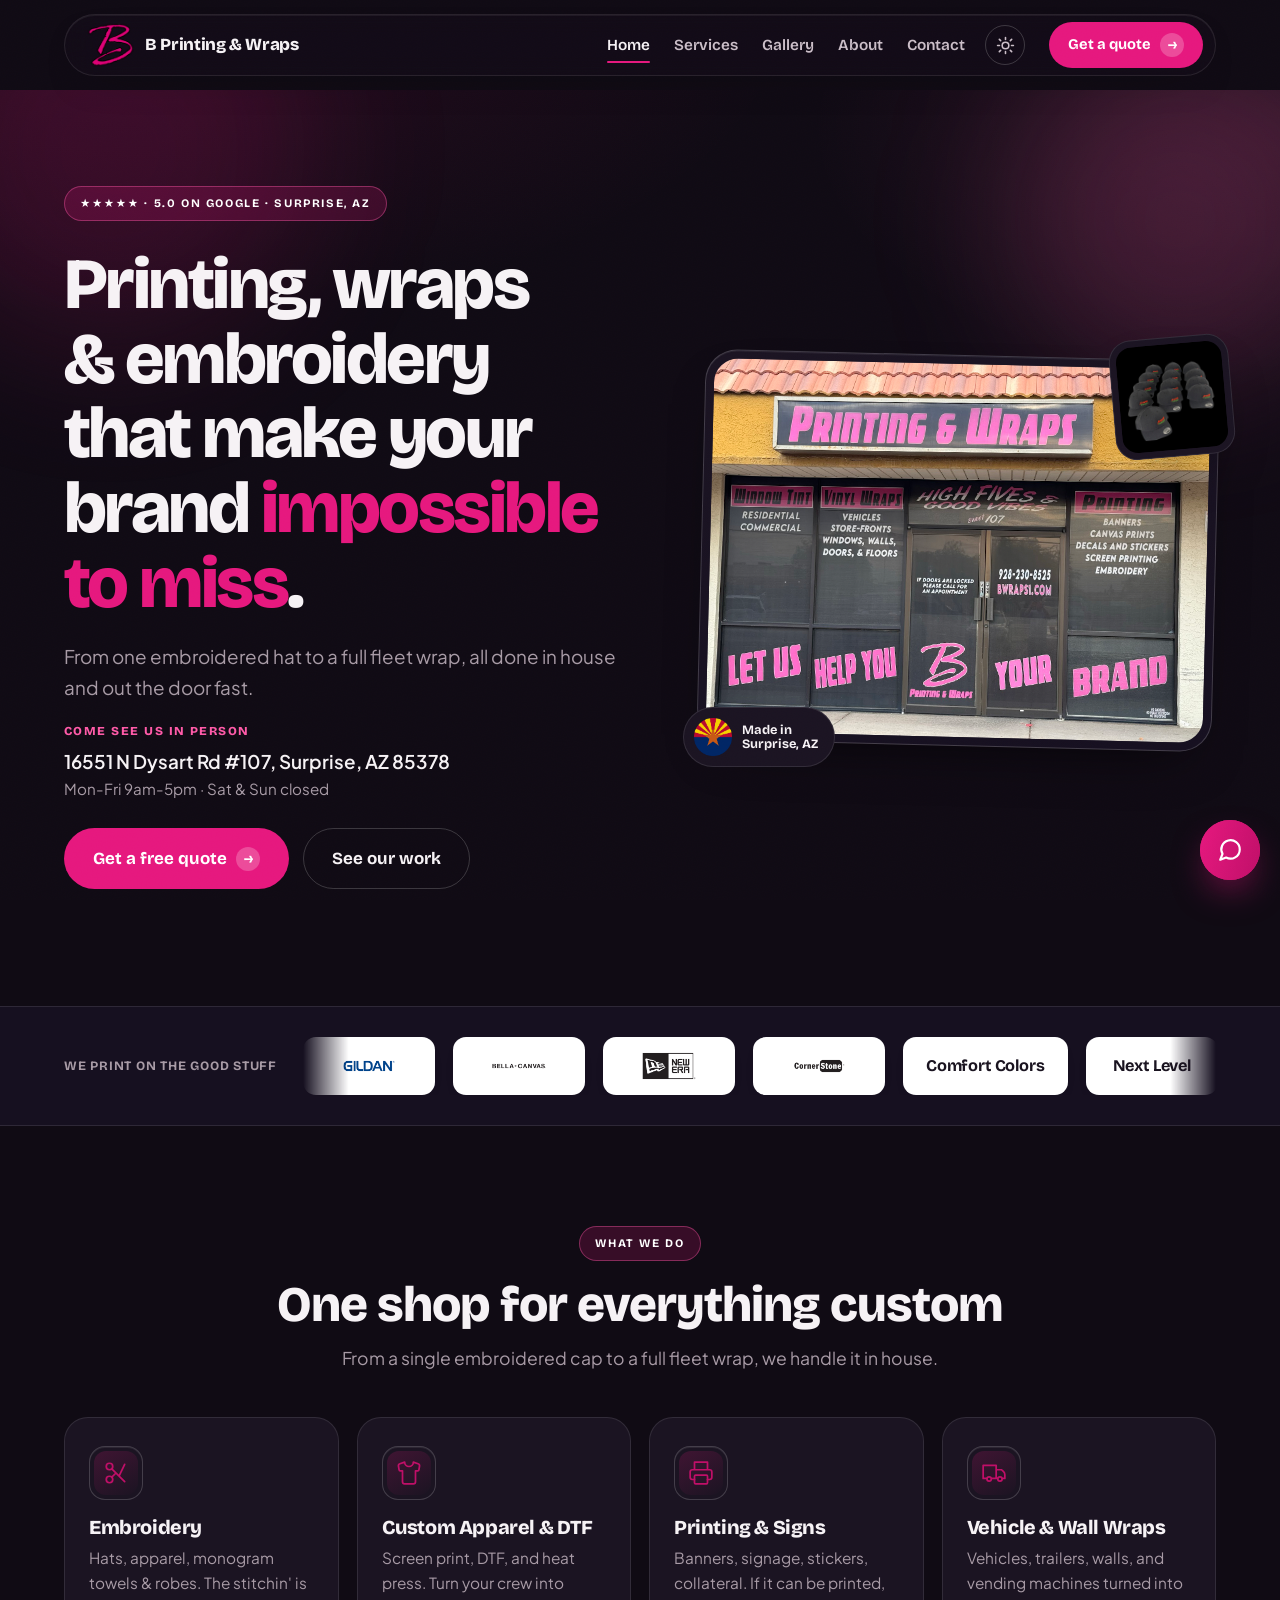
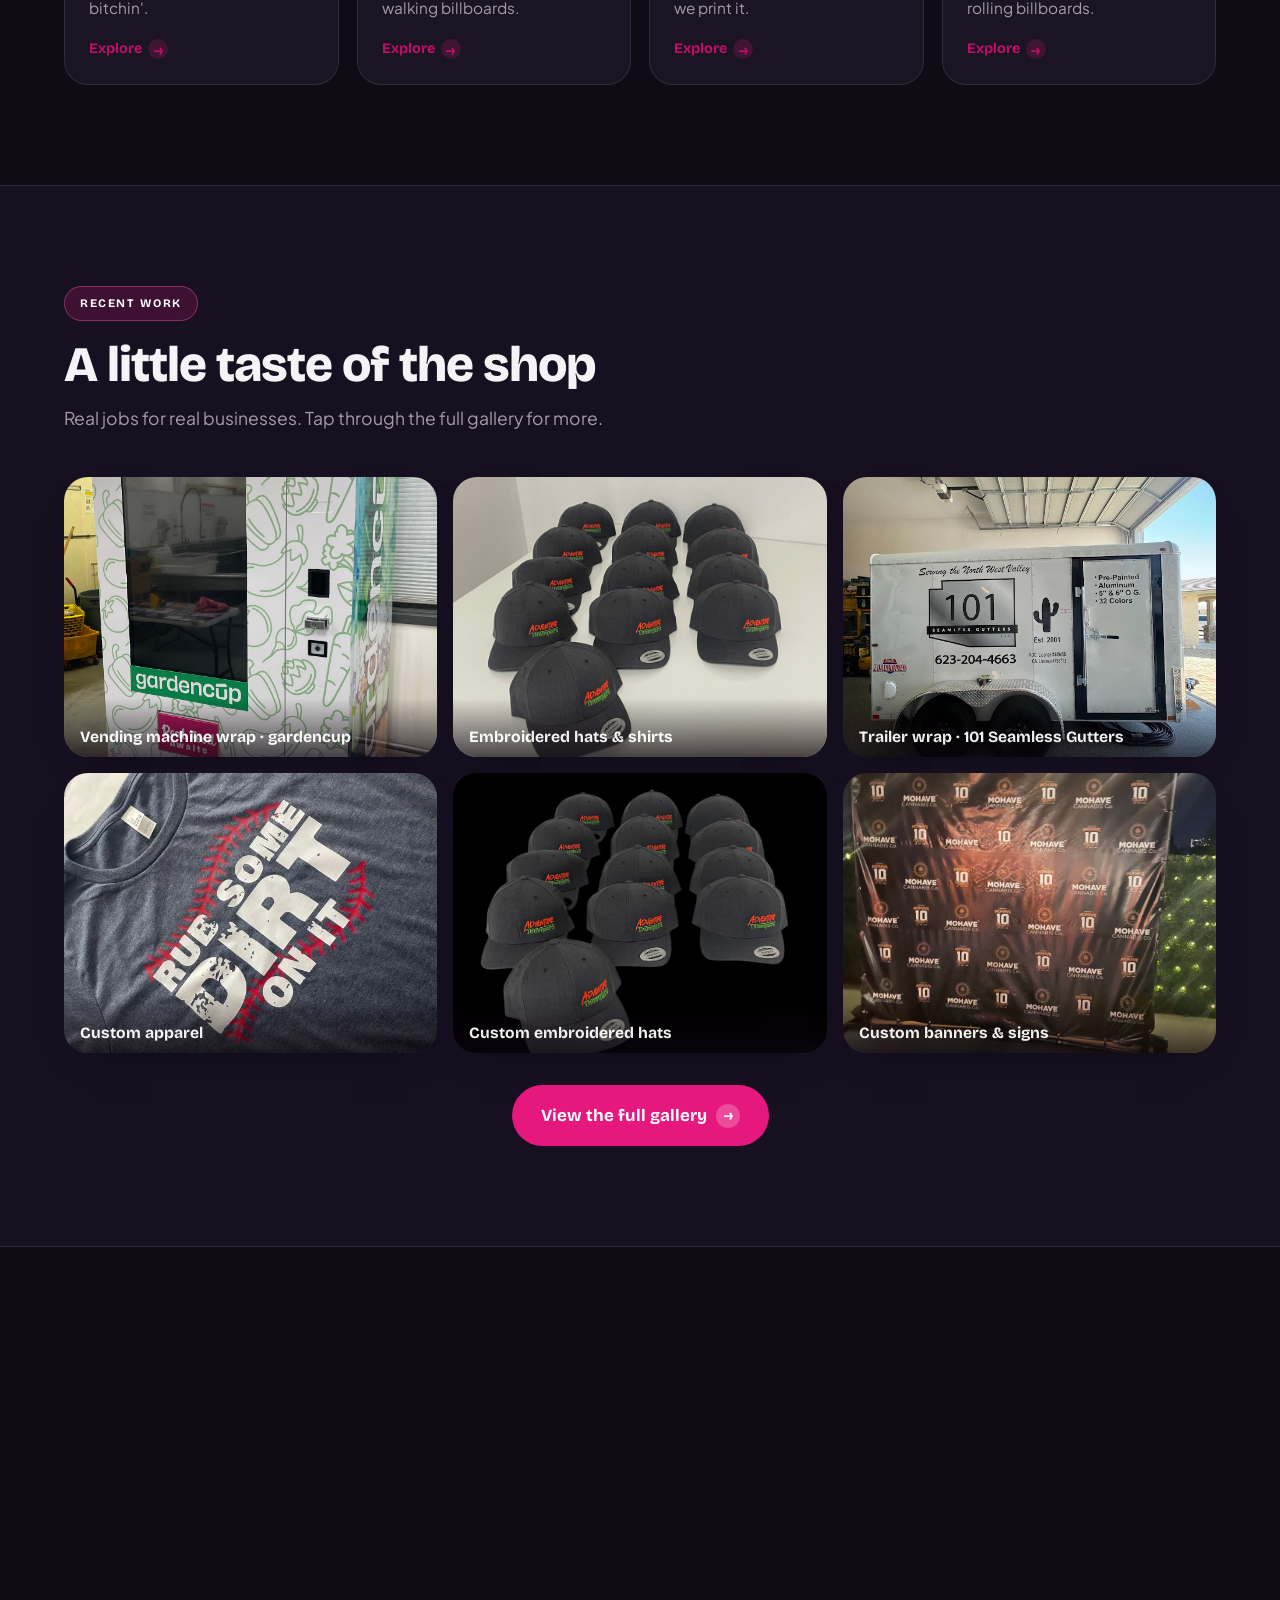
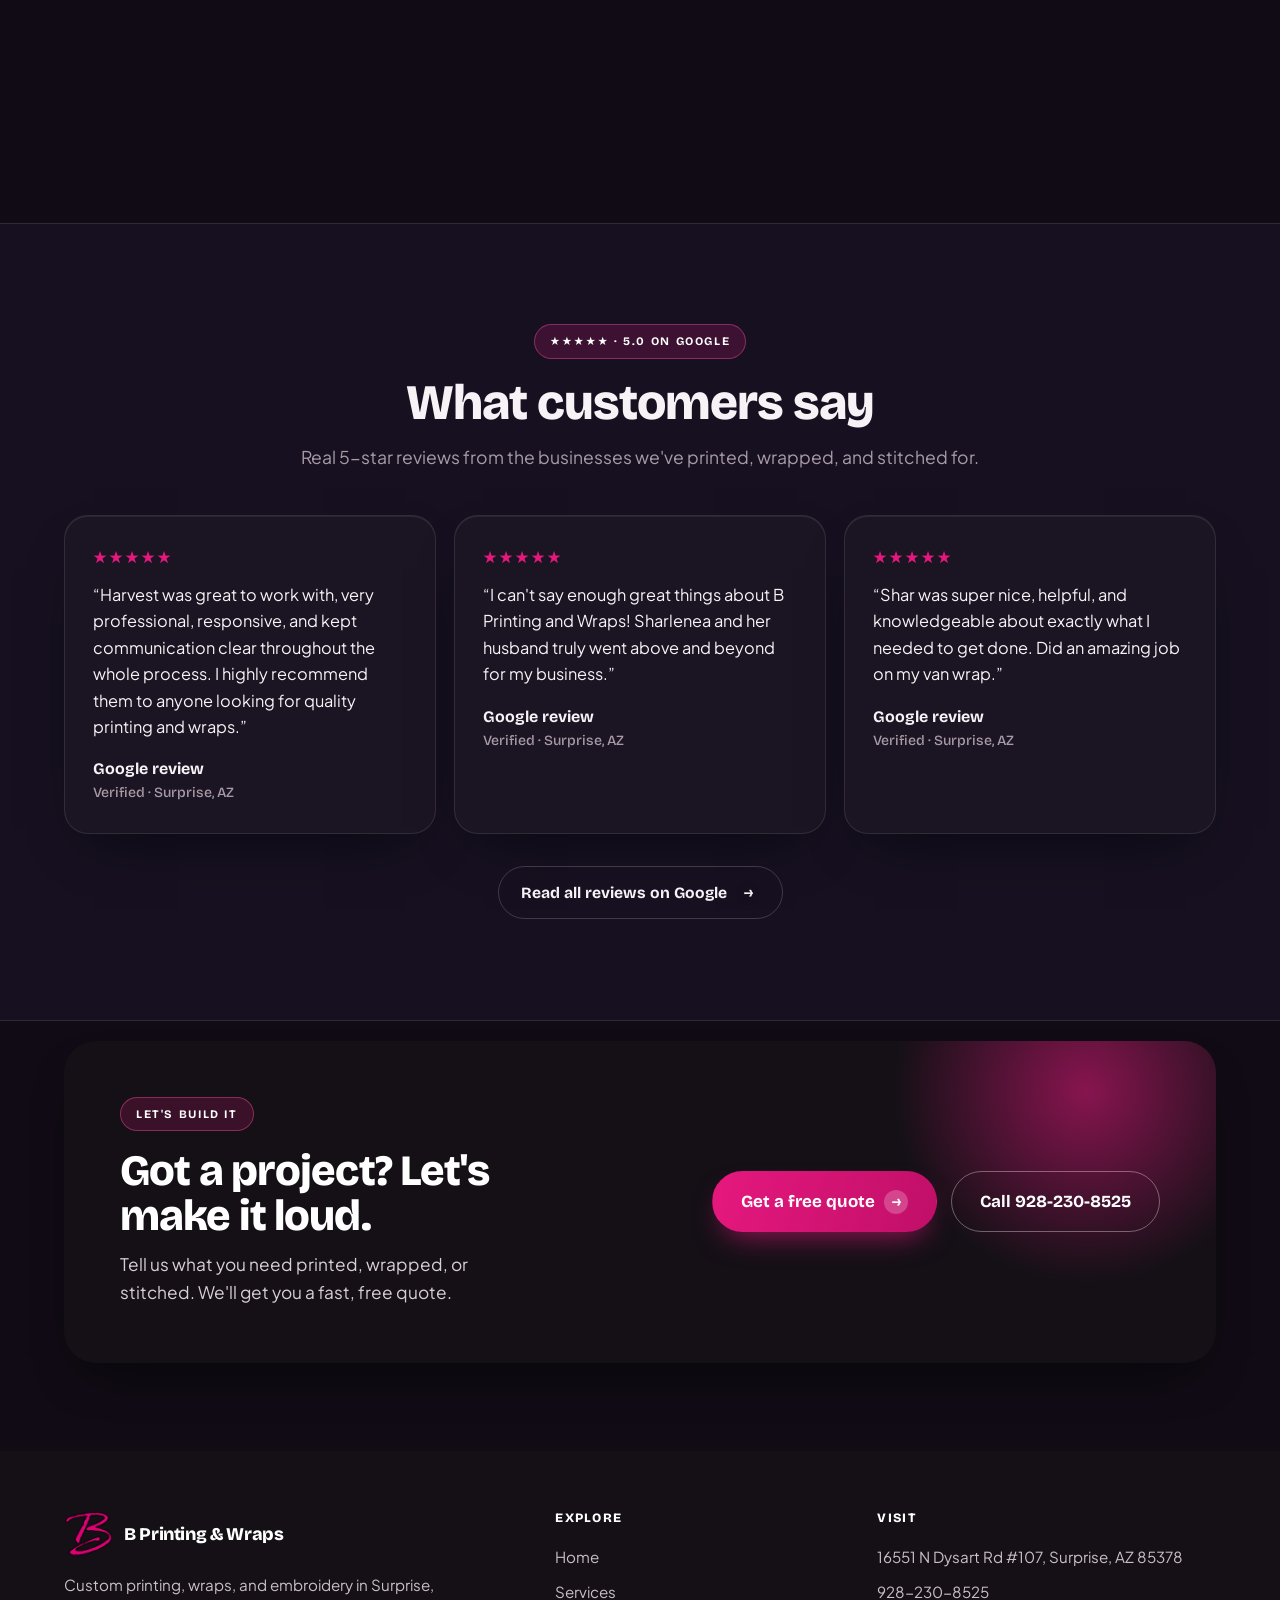
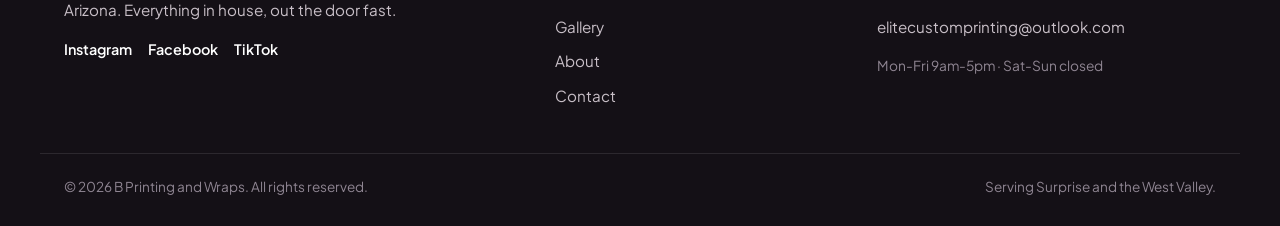
<file: index.html>
<!doctype html><html lang="en"><head>
<meta charset="utf-8"><meta name="viewport" content="width=device-width,initial-scale=1">
<title>B Printing and Wraps | Surprise's custom print, wrap & embroidery shop</title><meta name="description" content="Custom printing, wraps, and embroidery in Surprise, Arizona. Get a fast, free quote from the shop that does it all.">
<link rel="canonical" href="https://bwraps1.com/index.html">
<meta name="robots" content="index,follow">
<meta property="og:title" content="B Printing and Wraps | Surprise's custom print, wrap & embroidery shop"><meta property="og:description" content="Custom printing, wraps, and embroidery in Surprise, Arizona. Get a fast, free quote from the shop that does it all.">
<meta property="og:type" content="website"><meta property="og:url" content="https://bwraps1.com/index.html">
<meta property="og:site_name" content="B Printing and Wraps"><meta property="og:image" content="https://bwraps1.com/assets/storefront.jpg">
<meta property="og:locale" content="en_US"><meta name="theme-color" content="#e6187e">
<meta name="twitter:card" content="summary_large_image">
<meta name="twitter:title" content="B Printing and Wraps | Surprise's custom print, wrap & embroidery shop"><meta name="twitter:description" content="Custom printing, wraps, and embroidery in Surprise, Arizona. Get a fast, free quote from the shop that does it all.">
<meta name="twitter:image" content="https://bwraps1.com/assets/storefront.jpg">
<link rel="icon" href="assets/logo-az.png">
<link rel="preconnect" href="https://fonts.googleapis.com">
<link rel="preconnect" href="https://fonts.gstatic.com" crossorigin>
<link href="https://fonts.googleapis.com/css2?family=Bricolage+Grotesque:opsz,wght@12..96,600;12..96,700;12..96,800&family=Plus+Jakarta+Sans:wght@400;500;600;700&display=swap" rel="stylesheet">
<link rel="stylesheet" href="styles.css?v=27">
<script type="application/ld+json">{"@context":"https://schema.org","@type":["LocalBusiness","Store"],"@id":"https://bwraps1.com/#business","name":"B Printing and Wraps","description":"Custom printing, wraps, and embroidery in Surprise, Arizona.","image":"https://bwraps1.com/assets/storefront.jpg","logo":"https://bwraps1.com/assets/logo-mark.png","url":"https://bwraps1.com/","telephone":"+19282308525","email":"elitecustomprinting@outlook.com","priceRange":"$$","address":{"@type":"PostalAddress","streetAddress":"16551 N Dysart Rd #107","addressLocality":"Surprise","addressRegion":"AZ","postalCode":"85378","addressCountry":"US"},"areaServed":{"@type":"City","name":"Surprise"},"hasMap":"https://maps.app.goo.gl/eGQwKDuvYefatZDTA","openingHoursSpecification":[{"@type":"OpeningHoursSpecification","dayOfWeek":["Monday","Tuesday","Wednesday","Thursday","Friday"],"opens":"09:00","closes":"17:00"}],"sameAs":["https://www.instagram.com/bprinting_/","https://www.facebook.com/bprintingandwraps","https://www.tiktok.com/@luckstitch"],"aggregateRating":{"@type":"AggregateRating","ratingValue":"5.0","reviewCount":"50"}}</script>
<script>(function(){try{var t=localStorage.getItem("theme")||"dark";document.documentElement.setAttribute("data-theme",t);}catch(e){}})();</script>
</head><body class="home">
<a class="skip" href="#main">Skip to content</a><div class="nav-shell"><header class="nav"><div class="nav-in">
  <a class="brand " href="index.html" aria-label="B Printing and Wraps home"><img src="assets/logo-mark.png" alt="" width="863" height="810"><span class="brand-name">B&nbsp;Printing&nbsp;&amp;&nbsp;Wraps</span></a>
  <nav class="nav-links"><a href="index.html" class="active">Home</a><a href="services.html">Services</a><a href="gallery.html">Gallery</a><a href="about.html">About</a><a href="contact.html">Contact</a></nav>
  <button class="theme-toggle" type="button" aria-label="Toggle dark mode" title="Toggle theme"><svg class="sun" viewBox="0 0 24 24" aria-hidden="true"><circle cx="12" cy="12" r="4.2"/><path d="M12 2v2.4M12 19.6V22M4.2 4.2l1.7 1.7M18.1 18.1l1.7 1.7M2 12h2.4M19.6 12H22M4.2 19.8l1.7-1.7M18.1 5.9l1.7-1.7"/></svg><svg class="moon" viewBox="0 0 24 24" aria-hidden="true"><path d="M20 14.5A8 8 0 1 1 9.5 4a6.5 6.5 0 0 0 10.5 10.5Z"/></svg></button>
  <a class="btn btn-primary btn-sm nav-cta cta-anim" href="contact.html">Get a quote<span class="btn-ic">&rarr;</span></a>
  <button class="burger" aria-label="Menu" aria-expanded="false"><span></span><span></span><span></span></button>
</div></header></div>
<div class="mobile-menu" id="mobile-menu"><a href="index.html">Home</a><a href="services.html">Services</a><a href="gallery.html">Gallery</a><a href="about.html">About</a><a href="contact.html">Contact</a><a class="btn btn-primary cta-anim" href="contact.html">Get a quote<span class="btn-ic">&rarr;</span></a></div>
<main id="main">
<section class="hero"><div class="wrap hero-in">
  <div class="hero-copy reveal">
    <span class="eyebrow">★★★★★ · 5.0 on Google · Surprise, AZ</span>
    <h1>Printing, wraps &amp; embroidery that make your brand <span class="hl" style="white-space:normal">impossible to miss</span>.</h1>
    <p>From one embroidered hat to a full fleet wrap, all done in house and out the door fast.</p>
    <p class="hero-visit"><strong>Come see us in person</strong>
      <a href="https://maps.app.goo.gl/eGQwKDuvYefatZDTA" target="_blank" rel="noopener">16551 N Dysart Rd #107, Surprise, AZ 85378</a>
      <span>Mon-Fri 9am-5pm &middot; Sat &amp; Sun closed</span></p>
    <div class="hero-btns"><a class="btn btn-primary btn-lg cta-anim" href="contact.html">Get a free quote<span class="btn-ic">&rarr;</span></a>
    <a class="btn btn-ghost btn-lg" href="gallery.html">See our work</a></div>
  </div>
  <div class="hero-art reveal d1">
    <div class="hero-frame"><img src="assets/storefront.jpg" alt="B Printing and Wraps storefront in Surprise, Arizona" width="1600" height="1200"></div>
    <div class="hero-badge float-a"><img src="assets/logo-az.png" alt="" width="80" height="80"><span>Made in<br>Surprise, AZ</span></div>
    <figure class="hero-chip float-b"><img src="assets/emb-hats-black.png" alt="Custom embroidered hats" loading="lazy"></figure>
  </div>
</div></section>

<section class="brands"><div class="wrap brands-in">
  <span class="brands-label">We print on the good stuff</span>
  <div class="brands-marquee"><div class="brands-track"><span class="brand-chip"><img src="assets/brand-gildan.png" alt="Gildan" loading="lazy"></span><span class="brand-chip"><img src="assets/brand-bellacanvas.png" alt="Bella+Canvas" loading="lazy"></span><span class="brand-chip"><img src="assets/brand-newera.png" alt="New Era" loading="lazy"></span><span class="brand-chip"><img src="assets/brand-cornerstone.png" alt="CornerStone" loading="lazy"></span><span class="brand-chip brand-chip-txt">Comfort Colors</span><span class="brand-chip brand-chip-txt">Next Level</span><span class="brand-chip brand-chip-txt">Champion</span><span class="brand-chip brand-chip-txt">Carhartt</span><span class="brand-chip brand-chip-txt">Richardson</span><span class="brand-chip brand-chip-txt">Sport-Tek</span><span class="brand-chip brand-chip-txt">Port & Company</span><span class="brand-chip brand-chip-txt">Yupoong</span><span class="brand-chip"><img src="assets/brand-gildan.png" alt="Gildan" loading="lazy"></span><span class="brand-chip"><img src="assets/brand-bellacanvas.png" alt="Bella+Canvas" loading="lazy"></span><span class="brand-chip"><img src="assets/brand-newera.png" alt="New Era" loading="lazy"></span><span class="brand-chip"><img src="assets/brand-cornerstone.png" alt="CornerStone" loading="lazy"></span><span class="brand-chip brand-chip-txt">Comfort Colors</span><span class="brand-chip brand-chip-txt">Next Level</span><span class="brand-chip brand-chip-txt">Champion</span><span class="brand-chip brand-chip-txt">Carhartt</span><span class="brand-chip brand-chip-txt">Richardson</span><span class="brand-chip brand-chip-txt">Sport-Tek</span><span class="brand-chip brand-chip-txt">Port & Company</span><span class="brand-chip brand-chip-txt">Yupoong</span></div></div>
</div></section>

<section class="section"><div class="wrap">
  <div class="sec-head center reveal"><span class="eyebrow">What we do</span>
    <h2>One shop for everything custom</h2>
    <p>From a single embroidered cap to a full fleet wrap, we handle it in house.</p></div>
  <div class="svc-grid stagger reveal"><a class="svc" href="services.html#embroidery">
        <span class="ic-badge"><svg class="ic-svg" viewBox="0 0 24 24" fill="none" stroke="currentColor" stroke-width="1.6" stroke-linecap="round" stroke-linejoin="round" aria-hidden="true"><circle cx="6" cy="6" r="3"/><circle cx="6" cy="18" r="3"/><path d="M8.12 8.12 20 20M14.8 14.8 20 4M8.12 15.88 12 12"/></svg></span><h3>Embroidery</h3><p>Hats, apparel, monogram towels & robes. The stitchin' is bitchin'.</p>
        <span class="svc-more">Explore<span class="btn-ic">&rarr;</span></span></a><a class="svc" href="services.html#apparel">
        <span class="ic-badge"><svg class="ic-svg" viewBox="0 0 24 24" fill="none" stroke="currentColor" stroke-width="1.6" stroke-linecap="round" stroke-linejoin="round" aria-hidden="true"><path d="M20.38 3.46 16 2a4 4 0 0 1-8 0L3.62 3.46a2 2 0 0 0-1.34 2.23l.58 3.47a1 1 0 0 0 .99.84H6v10a2 2 0 0 0 2 2h8a2 2 0 0 0 2-2V10h2.15a1 1 0 0 0 .99-.84l.58-3.47a2 2 0 0 0-1.34-2.23z"/></svg></span><h3>Custom Apparel & DTF</h3><p>Screen print, DTF, and heat press. Turn your crew into walking billboards.</p>
        <span class="svc-more">Explore<span class="btn-ic">&rarr;</span></span></a><a class="svc" href="services.html#printing">
        <span class="ic-badge"><svg class="ic-svg" viewBox="0 0 24 24" fill="none" stroke="currentColor" stroke-width="1.6" stroke-linecap="round" stroke-linejoin="round" aria-hidden="true"><path d="M6 9V2h12v7M6 18H4a2 2 0 0 1-2-2v-5a2 2 0 0 1 2-2h16a2 2 0 0 1 2 2v5a2 2 0 0 1-2 2h-2"/><rect x="6" y="14" width="12" height="8" rx="1"/></svg></span><h3>Printing & Signs</h3><p>Banners, signage, stickers, collateral. If it can be printed, we print it.</p>
        <span class="svc-more">Explore<span class="btn-ic">&rarr;</span></span></a><a class="svc" href="services.html#wraps">
        <span class="ic-badge"><svg class="ic-svg" viewBox="0 0 24 24" fill="none" stroke="currentColor" stroke-width="1.6" stroke-linecap="round" stroke-linejoin="round" aria-hidden="true"><path d="M10 17h4V5H2v12h3M20 17h2v-3.34a4 4 0 0 0-1.17-2.83L19 9h-5v8h1"/><circle cx="7.5" cy="17.5" r="2"/><circle cx="17.5" cy="17.5" r="2"/></svg></span><h3>Vehicle & Wall Wraps</h3><p>Vehicles, trailers, walls, and vending machines turned into rolling billboards.</p>
        <span class="svc-more">Explore<span class="btn-ic">&rarr;</span></span></a></div>
</div></section>

<section class="section band"><div class="wrap">
  <div class="sec-head reveal"><span class="eyebrow">Recent work</span><h2>A little taste of the shop</h2>
    <p>Real jobs for real businesses. Tap through the full gallery for more.</p></div>
  <div class="gal-grid gal-teaser stagger reveal"><figure class="tile" data-cat="wraps">
      <img src="assets/wrap-gardencup.jpg" alt="Vending machine wrap · gardencup" loading="lazy">
      <figcaption>Vending machine wrap · gardencup</figcaption></figure><figure class="tile" data-cat="embroidery">
      <img src="assets/emb-hats-shirts.jpg" alt="Embroidered hats & shirts" loading="lazy">
      <figcaption>Embroidered hats & shirts</figcaption></figure><figure class="tile" data-cat="wraps">
      <img src="assets/wrap-trailer-101.jpg" alt="Trailer wrap · 101 Seamless Gutters" loading="lazy">
      <figcaption>Trailer wrap · 101 Seamless Gutters</figcaption></figure><figure class="tile" data-cat="apparel">
      <img src="assets/apparel-custom.png" alt="Custom apparel" loading="lazy">
      <figcaption>Custom apparel</figcaption></figure><figure class="tile" data-cat="embroidery">
      <img src="assets/emb-hats-black.png" alt="Custom embroidered hats" loading="lazy">
      <figcaption>Custom embroidered hats</figcaption></figure><figure class="tile" data-cat="printing">
      <img src="assets/signs-banners.png" alt="Custom banners & signs" loading="lazy">
      <figcaption>Custom banners & signs</figcaption></figure></div>
  <div class="center"><a class="btn btn-dark btn-lg" href="gallery.html">View the full gallery<span class="btn-ic">&rarr;</span></a></div>
</div></section>

<section class="section"><div class="wrap">
  <div class="sec-head center reveal"><span class="eyebrow">Why Choose Us</span><h2>Small shop, big-league output</h2></div>
  <div class="feat-grid stagger reveal">
    <div class="feat"><span class="ic-badge"><svg class="ic-svg" viewBox="0 0 24 24" fill="none" stroke="currentColor" stroke-width="1.6" stroke-linecap="round" stroke-linejoin="round" aria-hidden="true"><path d="M20 10c0 6-8 12-8 12s-8-6-8-12a8 8 0 0 1 16 0z"/><circle cx="12" cy="10" r="2.5"/></svg></span><h3>Right here in Surprise</h3><p>A real shop you can walk into, not an online middleman.</p></div><div class="feat"><span class="ic-badge"><svg class="ic-svg" viewBox="0 0 24 24" fill="none" stroke="currentColor" stroke-width="1.6" stroke-linecap="round" stroke-linejoin="round" aria-hidden="true"><path d="M13 2 3 14h7l-1 8 10-12h-7l1-8z"/></svg></span><h3>Fast turnarounds</h3><p>We move quick so you hit your event, launch, or deadline.</p></div><div class="feat"><span class="ic-badge"><svg class="ic-svg" viewBox="0 0 24 24" fill="none" stroke="currentColor" stroke-width="1.6" stroke-linecap="round" stroke-linejoin="round" aria-hidden="true"><path d="M12 22a10 10 0 1 1 0-20 10 10 0 0 1 10 10 3 3 0 0 1-3 3h-1.5a1.5 1.5 0 0 0-1.5 1.5V19a3 3 0 0 1-3 3z"/><circle cx="7.5" cy="10.5" r="1"/><circle cx="12" cy="7.5" r="1"/><circle cx="16.5" cy="10.5" r="1"/></svg></span><h3>Everything in house</h3><p>Print, wrap, and stitch under one roof, so your branding stays consistent.</p></div><div class="feat"><span class="ic-badge"><svg class="ic-svg" viewBox="0 0 24 24" fill="none" stroke="currentColor" stroke-width="1.6" stroke-linecap="round" stroke-linejoin="round" aria-hidden="true"><path d="M20.8 5.6a5.5 5.5 0 0 0-7.8 0L12 6.5l-1-1a5.5 5.5 0 0 0-7.8 7.8l1 1L12 21l7.8-7.8 1-1a5.5 5.5 0 0 0 0-7.6z"/></svg></span><h3>Small-batch friendly</h3><p>One hat or a thousand shirts, we treat every order like it matters.</p></div>
  </div>
</div></section>

<section class="section band"><div class="wrap">
  <div class="sec-head center reveal"><span class="eyebrow">★★★★★ · 5.0 on Google</span><h2>What customers say</h2>
    <p>Real 5-star reviews from the businesses we've printed, wrapped, and stitched for.</p></div>
  <div class="tst-grid stagger reveal"><blockquote class="tst"><div class="tst-stars">★★★★★</div><p>&ldquo;Harvest was great to work with, very professional, responsive, and kept communication clear throughout the whole process. I highly recommend them to anyone looking for quality printing and wraps.&rdquo;</p><cite>Google review<span>Verified · Surprise, AZ</span></cite></blockquote><blockquote class="tst"><div class="tst-stars">★★★★★</div><p>&ldquo;I can't say enough great things about B Printing and Wraps! Sharlenea and her husband truly went above and beyond for my business.&rdquo;</p><cite>Google review<span>Verified · Surprise, AZ</span></cite></blockquote><blockquote class="tst"><div class="tst-stars">★★★★★</div><p>&ldquo;Shar was super nice, helpful, and knowledgeable about exactly what I needed to get done. Did an amazing job on my van wrap.&rdquo;</p><cite>Google review<span>Verified · Surprise, AZ</span></cite></blockquote></div>
  <div class="center" style="margin-top:32px"><a class="btn btn-ghost" href="https://maps.app.goo.gl/v1bZDkvdZy5mf69Z6" target="_blank" rel="noopener">Read all reviews on Google<span class="btn-ic">&rarr;</span></a></div>
</div></section>
</main>
<section class="cta-band"><div class="wrap"><div class="cta-card reveal">
  <div class="cta-copy">
    <span class="eyebrow eyebrow-light">Let's build it</span>
    <h2>Got a project? Let's make it loud.</h2>
    <p>Tell us what you need printed, wrapped, or stitched. We'll get you a fast, free quote.</p>
  </div>
  <div class="cta-btns"><a class="btn btn-glow btn-lg cta-anim" href="contact.html">Get a free quote<span class="btn-ic">&rarr;</span></a>
  <a class="btn btn-ghost-light btn-lg" href="tel:+19282308525">Call 928-230-8525</a></div>
</div></div></section><footer><div class="wrap foot-grid">
  <div class="foot-brand">
    <a class="brand brand-foot" href="index.html" aria-label="B Printing and Wraps home"><img src="assets/logo-mark.png" alt="" width="863" height="810"><span class="brand-name">B&nbsp;Printing&nbsp;&amp;&nbsp;Wraps</span></a>
    <p>Custom printing, wraps, and embroidery in Surprise, Arizona. Everything in house, out the door fast.</p>
    <div class="foot-social">
      <a href="https://www.instagram.com/bprinting_/" target="_blank" rel="noopener" aria-label="Instagram">Instagram</a>
      <a href="https://www.facebook.com/bprintingandwraps" target="_blank" rel="noopener" aria-label="Facebook">Facebook</a>
      <a href="https://www.tiktok.com/@luckstitch" target="_blank" rel="noopener" aria-label="TikTok">TikTok</a>
    </div>
  </div>
  <div class="foot-col"><h5>Explore</h5><a href="index.html">Home</a><a href="services.html">Services</a><a href="gallery.html">Gallery</a><a href="about.html">About</a><a href="contact.html">Contact</a></div>
  <div class="foot-col"><h5>Visit</h5>
    <a href="https://maps.app.goo.gl/eGQwKDuvYefatZDTA" target="_blank" rel="noopener">16551 N Dysart Rd #107, Surprise, AZ 85378</a>
    <a href="tel:+19282308525">928-230-8525</a>
    <a href="mailto:elitecustomprinting@outlook.com">elitecustomprinting@outlook.com</a>
    <span class="foot-note">Mon-Fri 9am-5pm &middot; Sat-Sun closed</span>
  </div>
</div>
<div class="legal wrap"><span>&copy; 2026 B Printing and Wraps. All rights reserved.</span><span>Serving Surprise and the West Valley.</span></div>
</footer>
<div class="cw" id="cw">
  <div class="cw-nudge" id="cw-nudge" hidden>
    <button class="cw-nudge-x" id="cw-nudge-x" type="button" aria-label="Dismiss">&times;</button>
    <button class="cw-nudge-open" id="cw-nudge-open" type="button">Questions about pricing or turnaround? I can help &#128075;</button>
  </div>
  <button class="cw-bubble" id="cw-bubble" type="button" aria-label="Open the B Printing assistant" aria-expanded="false" aria-controls="cw-panel">
    <svg class="cw-i cw-i-chat" viewBox="0 0 24 24" aria-hidden="true"><path d="M21 11.5a8.5 8.5 0 0 1-12.6 7.4L3 21l2.1-5.4A8.5 8.5 0 1 1 21 11.5Z"/></svg>
    <svg class="cw-i cw-i-x" viewBox="0 0 24 24" aria-hidden="true"><path d="M6 6l12 12M18 6L6 18"/></svg>
  </button>
  <div class="cw-panel" id="cw-panel" role="dialog" aria-modal="false" aria-labelledby="cw-title" hidden>
    <div class="cw-head">
      <span class="cw-avatar" aria-hidden="true">B</span>
      <div class="cw-head-t"><strong id="cw-title">B Printing Assistant</strong><span><span class="cw-dot"></span> Ask about pricing, services, or hours</span></div>
      <button class="cw-x-btn" id="cw-close" type="button" aria-label="Close chat"><svg viewBox="0 0 24 24" aria-hidden="true"><path d="M6 6l12 12M18 6L6 18"/></svg></button>
    </div>
    <div class="cw-log" id="cw-log" role="log" aria-live="polite" aria-label="Chat messages"></div>
    <form class="cw-form" id="cw-form" autocomplete="off">
      <label for="cw-input" class="sr-only">Type your message</label>
      <input id="cw-input" class="cw-input" type="text" placeholder="Type your message..." maxlength="600" autocomplete="off">
      <button class="cw-send" id="cw-send" type="submit" aria-label="Send message"><svg viewBox="0 0 24 24" aria-hidden="true"><path d="M5 12h14M13 6l6 6-6 6"/></svg></button>
    </form>
    <p class="cw-note">Demo assistant. Don't share passwords or card numbers.</p>
  </div>
</div>
<script src="app.js?v=3"></script>
<script src="chat.js?v=6"></script></body></html>
</file>
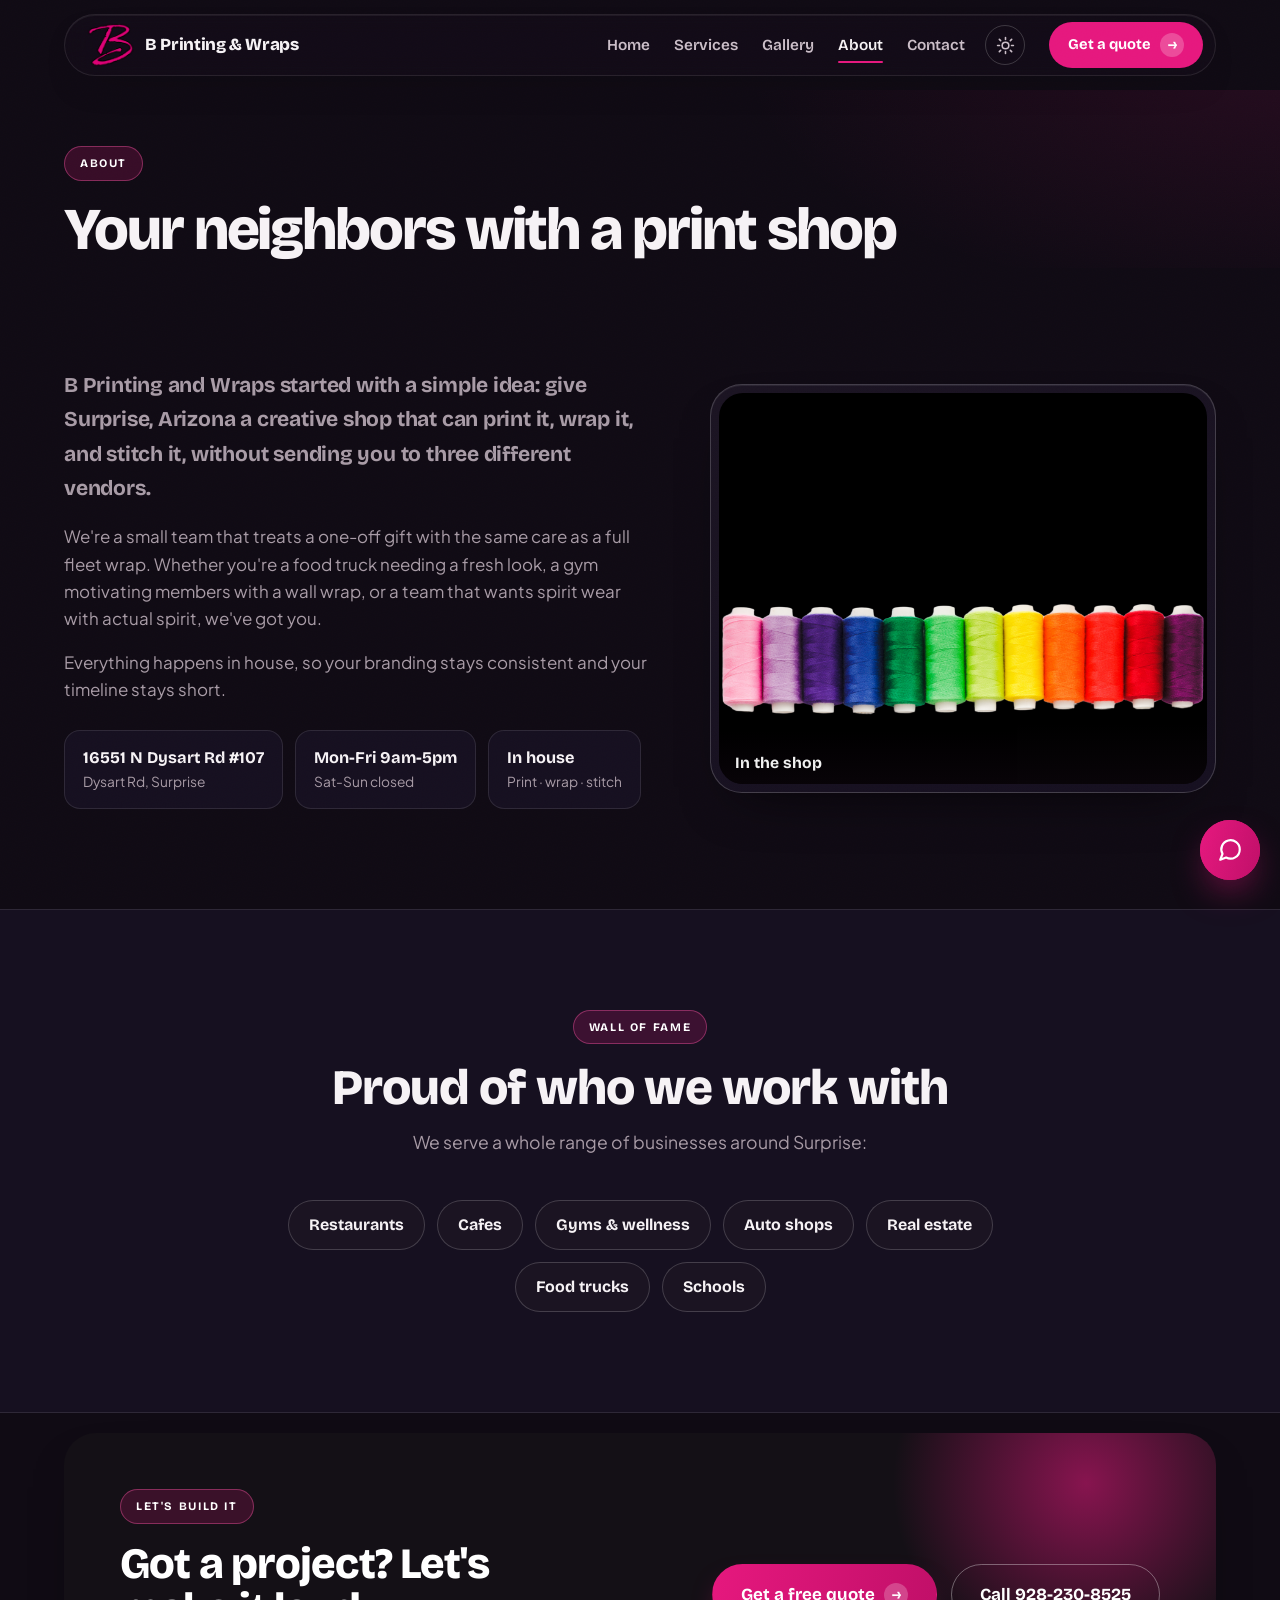
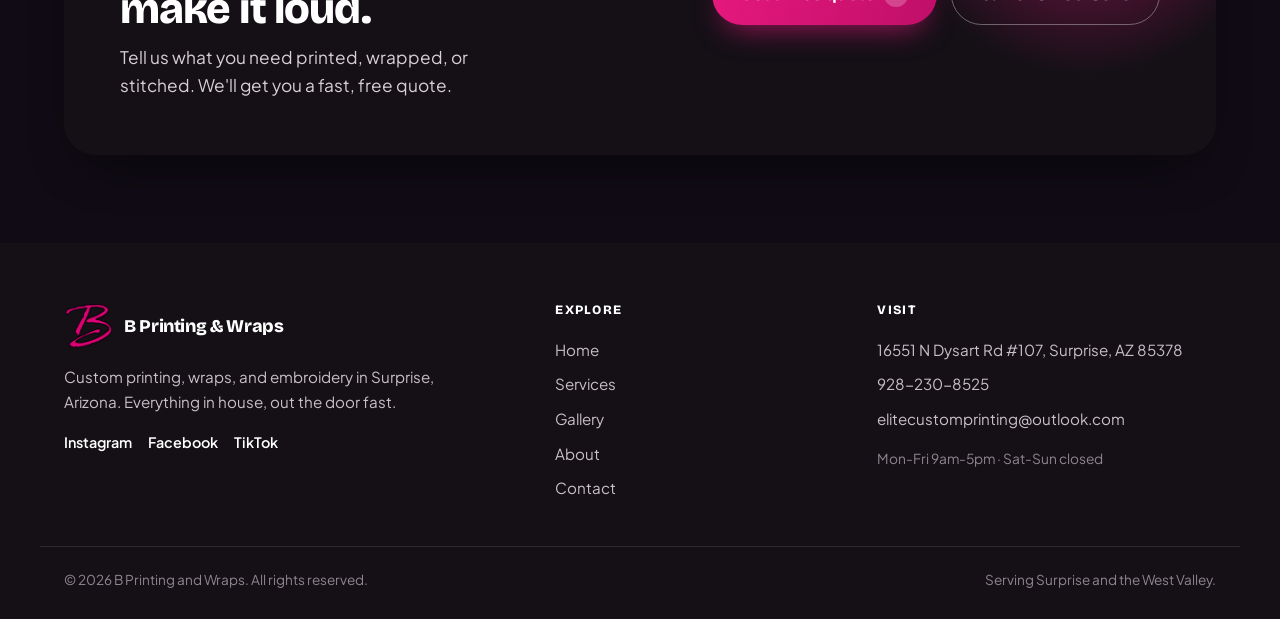
<file: about.html>
<!doctype html><html lang="en"><head>
<meta charset="utf-8"><meta name="viewport" content="width=device-width,initial-scale=1">
<title>About | B Printing and Wraps</title><meta name="description" content="B Printing and Wraps is a print, wrap, and embroidery shop in Surprise, Arizona. Meet the team behind the work.">
<link rel="canonical" href="https://bwraps1.com/about.html">
<meta name="robots" content="index,follow">
<meta property="og:title" content="About | B Printing and Wraps"><meta property="og:description" content="B Printing and Wraps is a print, wrap, and embroidery shop in Surprise, Arizona. Meet the team behind the work.">
<meta property="og:type" content="website"><meta property="og:url" content="https://bwraps1.com/about.html">
<meta property="og:site_name" content="B Printing and Wraps"><meta property="og:image" content="https://bwraps1.com/assets/storefront.jpg">
<meta property="og:locale" content="en_US"><meta name="theme-color" content="#e6187e">
<meta name="twitter:card" content="summary_large_image">
<meta name="twitter:title" content="About | B Printing and Wraps"><meta name="twitter:description" content="B Printing and Wraps is a print, wrap, and embroidery shop in Surprise, Arizona. Meet the team behind the work.">
<meta name="twitter:image" content="https://bwraps1.com/assets/storefront.jpg">
<link rel="icon" href="assets/logo-az.png">
<link rel="preconnect" href="https://fonts.googleapis.com">
<link rel="preconnect" href="https://fonts.gstatic.com" crossorigin>
<link href="https://fonts.googleapis.com/css2?family=Bricolage+Grotesque:opsz,wght@12..96,600;12..96,700;12..96,800&family=Plus+Jakarta+Sans:wght@400;500;600;700&display=swap" rel="stylesheet">
<link rel="stylesheet" href="styles.css?v=27">
<script type="application/ld+json">{"@context":"https://schema.org","@type":["LocalBusiness","Store"],"@id":"https://bwraps1.com/#business","name":"B Printing and Wraps","description":"Custom printing, wraps, and embroidery in Surprise, Arizona.","image":"https://bwraps1.com/assets/storefront.jpg","logo":"https://bwraps1.com/assets/logo-mark.png","url":"https://bwraps1.com/","telephone":"+19282308525","email":"elitecustomprinting@outlook.com","priceRange":"$$","address":{"@type":"PostalAddress","streetAddress":"16551 N Dysart Rd #107","addressLocality":"Surprise","addressRegion":"AZ","postalCode":"85378","addressCountry":"US"},"areaServed":{"@type":"City","name":"Surprise"},"hasMap":"https://maps.app.goo.gl/eGQwKDuvYefatZDTA","openingHoursSpecification":[{"@type":"OpeningHoursSpecification","dayOfWeek":["Monday","Tuesday","Wednesday","Thursday","Friday"],"opens":"09:00","closes":"17:00"}],"sameAs":["https://www.instagram.com/bprinting_/","https://www.facebook.com/bprintingandwraps","https://www.tiktok.com/@luckstitch"],"aggregateRating":{"@type":"AggregateRating","ratingValue":"5.0","reviewCount":"50"}}</script>
<script>(function(){try{var t=localStorage.getItem("theme")||"dark";document.documentElement.setAttribute("data-theme",t);}catch(e){}})();</script>
</head><body class="about">
<a class="skip" href="#main">Skip to content</a><div class="nav-shell"><header class="nav"><div class="nav-in">
  <a class="brand " href="index.html" aria-label="B Printing and Wraps home"><img src="assets/logo-mark.png" alt="" width="863" height="810"><span class="brand-name">B&nbsp;Printing&nbsp;&amp;&nbsp;Wraps</span></a>
  <nav class="nav-links"><a href="index.html">Home</a><a href="services.html">Services</a><a href="gallery.html">Gallery</a><a href="about.html" class="active">About</a><a href="contact.html">Contact</a></nav>
  <button class="theme-toggle" type="button" aria-label="Toggle dark mode" title="Toggle theme"><svg class="sun" viewBox="0 0 24 24" aria-hidden="true"><circle cx="12" cy="12" r="4.2"/><path d="M12 2v2.4M12 19.6V22M4.2 4.2l1.7 1.7M18.1 18.1l1.7 1.7M2 12h2.4M19.6 12H22M4.2 19.8l1.7-1.7M18.1 5.9l1.7-1.7"/></svg><svg class="moon" viewBox="0 0 24 24" aria-hidden="true"><path d="M20 14.5A8 8 0 1 1 9.5 4a6.5 6.5 0 0 0 10.5 10.5Z"/></svg></button>
  <a class="btn btn-primary btn-sm nav-cta cta-anim" href="contact.html">Get a quote<span class="btn-ic">&rarr;</span></a>
  <button class="burger" aria-label="Menu" aria-expanded="false"><span></span><span></span><span></span></button>
</div></header></div>
<div class="mobile-menu" id="mobile-menu"><a href="index.html">Home</a><a href="services.html">Services</a><a href="gallery.html">Gallery</a><a href="about.html">About</a><a href="contact.html">Contact</a><a class="btn btn-primary cta-anim" href="contact.html">Get a quote<span class="btn-ic">&rarr;</span></a></div>
<main id="main">
<section class="page-hero"><div class="wrap reveal">
  <span class="eyebrow">About</span><h1>Your neighbors with a print shop</h1>
</div></section>
<section class="section"><div class="wrap about-in">
  <div class="about-copy reveal">
    <p class="lead">B Printing and Wraps started with a simple idea: give Surprise, Arizona a creative shop that can print it, wrap it, and stitch it, without sending you to three different vendors.</p>
    <p>We're a small team that treats a one-off gift with the same care as a full fleet wrap. Whether you're a food truck needing a fresh look, a gym motivating members with a wall wrap, or a team that wants spirit wear with actual spirit, we've got you.</p>
    <p>Everything happens in house, so your branding stays consistent and your timeline stays short.</p>
    <div class="about-facts">
      <div><strong>16551 N Dysart Rd #107</strong><span>Dysart Rd, Surprise</span></div>
      <div><strong>Mon-Fri 9am-5pm</strong><span>Sat-Sun closed</span></div>
      <div><strong>In house</strong><span>Print · wrap · stitch</span></div>
    </div>
  </div>
  <div class="about-art reveal d1"><div class="art-frame"><figure class="tile" data-cat="embroidery">
      <img src="assets/emb-thread.png" alt="In the shop" loading="lazy">
      <figcaption>In the shop</figcaption></figure></div></div>
</div></section>
<section class="section band"><div class="wrap">
  <div class="sec-head center reveal"><span class="eyebrow">Wall of Fame</span><h2>Proud of who we work with</h2>
    <p>We serve a whole range of businesses around Surprise:</p></div>
  <div class="fame reveal"><span class="fame-chip">Restaurants</span><span class="fame-chip">Cafes</span><span class="fame-chip">Gyms & wellness</span><span class="fame-chip">Auto shops</span><span class="fame-chip">Real estate</span><span class="fame-chip">Food trucks</span><span class="fame-chip">Schools</span></div>
</div></section>
</main><section class="cta-band"><div class="wrap"><div class="cta-card reveal">
  <div class="cta-copy">
    <span class="eyebrow eyebrow-light">Let's build it</span>
    <h2>Got a project? Let's make it loud.</h2>
    <p>Tell us what you need printed, wrapped, or stitched. We'll get you a fast, free quote.</p>
  </div>
  <div class="cta-btns"><a class="btn btn-glow btn-lg cta-anim" href="contact.html">Get a free quote<span class="btn-ic">&rarr;</span></a>
  <a class="btn btn-ghost-light btn-lg" href="tel:+19282308525">Call 928-230-8525</a></div>
</div></div></section><footer><div class="wrap foot-grid">
  <div class="foot-brand">
    <a class="brand brand-foot" href="index.html" aria-label="B Printing and Wraps home"><img src="assets/logo-mark.png" alt="" width="863" height="810"><span class="brand-name">B&nbsp;Printing&nbsp;&amp;&nbsp;Wraps</span></a>
    <p>Custom printing, wraps, and embroidery in Surprise, Arizona. Everything in house, out the door fast.</p>
    <div class="foot-social">
      <a href="https://www.instagram.com/bprinting_/" target="_blank" rel="noopener" aria-label="Instagram">Instagram</a>
      <a href="https://www.facebook.com/bprintingandwraps" target="_blank" rel="noopener" aria-label="Facebook">Facebook</a>
      <a href="https://www.tiktok.com/@luckstitch" target="_blank" rel="noopener" aria-label="TikTok">TikTok</a>
    </div>
  </div>
  <div class="foot-col"><h5>Explore</h5><a href="index.html">Home</a><a href="services.html">Services</a><a href="gallery.html">Gallery</a><a href="about.html">About</a><a href="contact.html">Contact</a></div>
  <div class="foot-col"><h5>Visit</h5>
    <a href="https://maps.app.goo.gl/eGQwKDuvYefatZDTA" target="_blank" rel="noopener">16551 N Dysart Rd #107, Surprise, AZ 85378</a>
    <a href="tel:+19282308525">928-230-8525</a>
    <a href="mailto:elitecustomprinting@outlook.com">elitecustomprinting@outlook.com</a>
    <span class="foot-note">Mon-Fri 9am-5pm &middot; Sat-Sun closed</span>
  </div>
</div>
<div class="legal wrap"><span>&copy; 2026 B Printing and Wraps. All rights reserved.</span><span>Serving Surprise and the West Valley.</span></div>
</footer>
<div class="cw" id="cw">
  <div class="cw-nudge" id="cw-nudge" hidden>
    <button class="cw-nudge-x" id="cw-nudge-x" type="button" aria-label="Dismiss">&times;</button>
    <button class="cw-nudge-open" id="cw-nudge-open" type="button">Questions about pricing or turnaround? I can help &#128075;</button>
  </div>
  <button class="cw-bubble" id="cw-bubble" type="button" aria-label="Open the B Printing assistant" aria-expanded="false" aria-controls="cw-panel">
    <svg class="cw-i cw-i-chat" viewBox="0 0 24 24" aria-hidden="true"><path d="M21 11.5a8.5 8.5 0 0 1-12.6 7.4L3 21l2.1-5.4A8.5 8.5 0 1 1 21 11.5Z"/></svg>
    <svg class="cw-i cw-i-x" viewBox="0 0 24 24" aria-hidden="true"><path d="M6 6l12 12M18 6L6 18"/></svg>
  </button>
  <div class="cw-panel" id="cw-panel" role="dialog" aria-modal="false" aria-labelledby="cw-title" hidden>
    <div class="cw-head">
      <span class="cw-avatar" aria-hidden="true">B</span>
      <div class="cw-head-t"><strong id="cw-title">B Printing Assistant</strong><span><span class="cw-dot"></span> Ask about pricing, services, or hours</span></div>
      <button class="cw-x-btn" id="cw-close" type="button" aria-label="Close chat"><svg viewBox="0 0 24 24" aria-hidden="true"><path d="M6 6l12 12M18 6L6 18"/></svg></button>
    </div>
    <div class="cw-log" id="cw-log" role="log" aria-live="polite" aria-label="Chat messages"></div>
    <form class="cw-form" id="cw-form" autocomplete="off">
      <label for="cw-input" class="sr-only">Type your message</label>
      <input id="cw-input" class="cw-input" type="text" placeholder="Type your message..." maxlength="600" autocomplete="off">
      <button class="cw-send" id="cw-send" type="submit" aria-label="Send message"><svg viewBox="0 0 24 24" aria-hidden="true"><path d="M5 12h14M13 6l6 6-6 6"/></svg></button>
    </form>
    <p class="cw-note">Demo assistant. Don't share passwords or card numbers.</p>
  </div>
</div>
<script src="app.js?v=3"></script>
<script src="chat.js?v=6"></script></body></html>
</file>
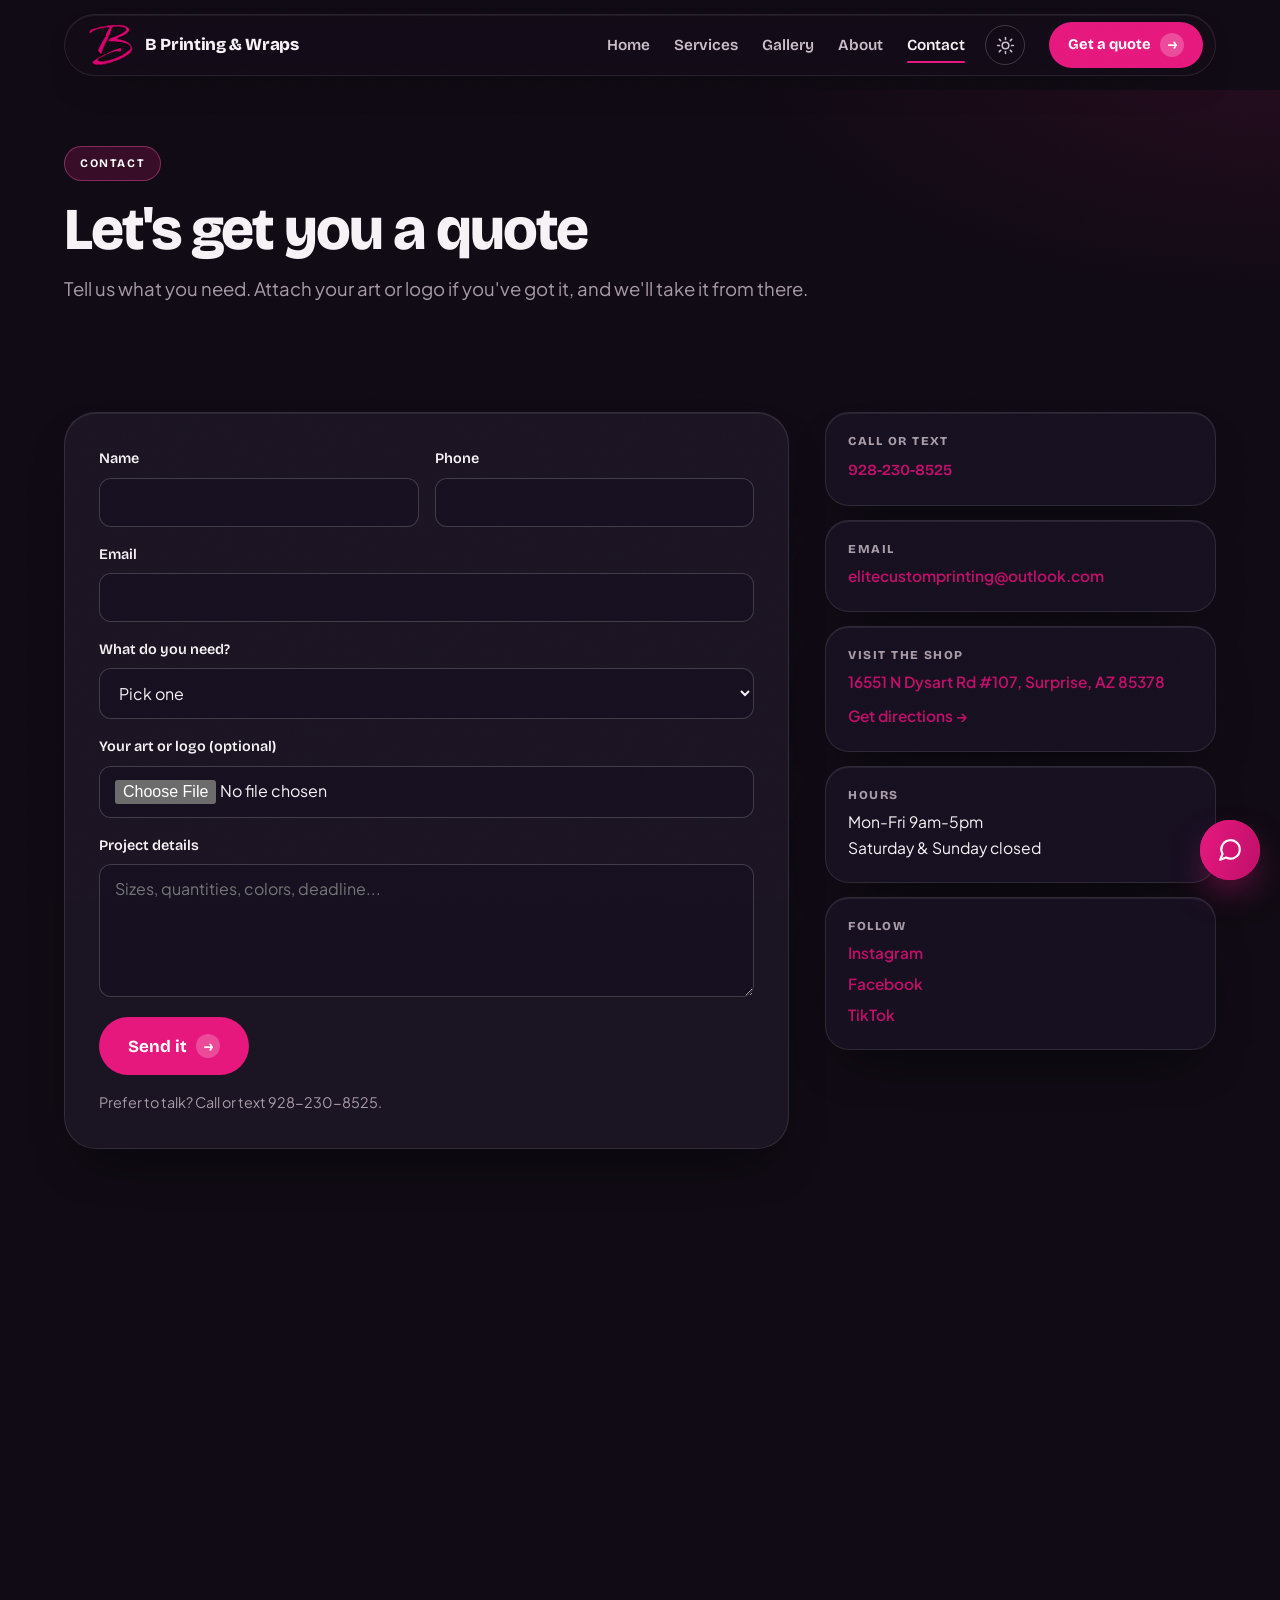
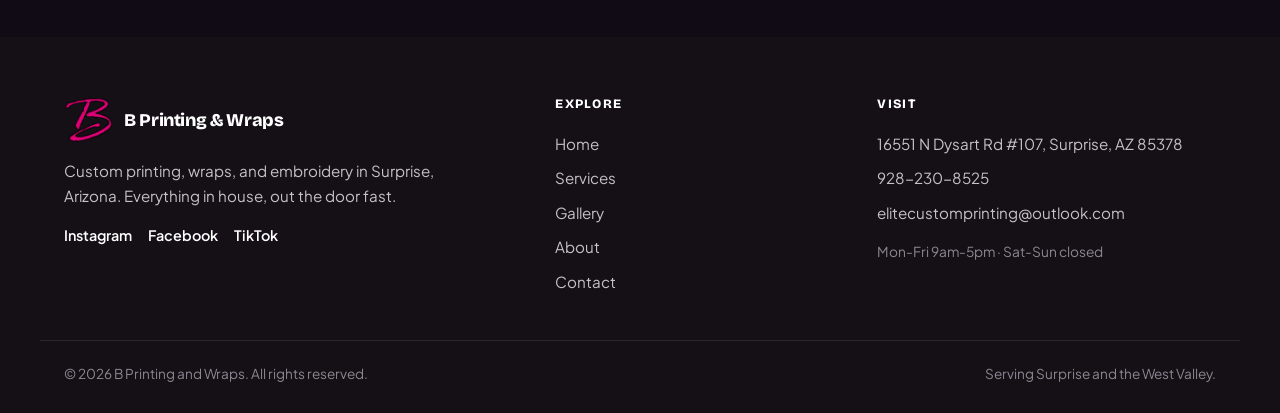
<file: contact.html>
<!doctype html><html lang="en"><head>
<meta charset="utf-8"><meta name="viewport" content="width=device-width,initial-scale=1">
<title>Contact | B Printing and Wraps</title><meta name="description" content="Get a free quote from B Printing and Wraps in Surprise, Arizona. Call 928-230-8525 or send us your project.">
<link rel="canonical" href="https://bwraps1.com/contact.html">
<meta name="robots" content="index,follow">
<meta property="og:title" content="Contact | B Printing and Wraps"><meta property="og:description" content="Get a free quote from B Printing and Wraps in Surprise, Arizona. Call 928-230-8525 or send us your project.">
<meta property="og:type" content="website"><meta property="og:url" content="https://bwraps1.com/contact.html">
<meta property="og:site_name" content="B Printing and Wraps"><meta property="og:image" content="https://bwraps1.com/assets/storefront.jpg">
<meta property="og:locale" content="en_US"><meta name="theme-color" content="#e6187e">
<meta name="twitter:card" content="summary_large_image">
<meta name="twitter:title" content="Contact | B Printing and Wraps"><meta name="twitter:description" content="Get a free quote from B Printing and Wraps in Surprise, Arizona. Call 928-230-8525 or send us your project.">
<meta name="twitter:image" content="https://bwraps1.com/assets/storefront.jpg">
<link rel="icon" href="assets/logo-az.png">
<link rel="preconnect" href="https://fonts.googleapis.com">
<link rel="preconnect" href="https://fonts.gstatic.com" crossorigin>
<link href="https://fonts.googleapis.com/css2?family=Bricolage+Grotesque:opsz,wght@12..96,600;12..96,700;12..96,800&family=Plus+Jakarta+Sans:wght@400;500;600;700&display=swap" rel="stylesheet">
<link rel="stylesheet" href="styles.css?v=27">
<script type="application/ld+json">{"@context":"https://schema.org","@type":["LocalBusiness","Store"],"@id":"https://bwraps1.com/#business","name":"B Printing and Wraps","description":"Custom printing, wraps, and embroidery in Surprise, Arizona.","image":"https://bwraps1.com/assets/storefront.jpg","logo":"https://bwraps1.com/assets/logo-mark.png","url":"https://bwraps1.com/","telephone":"+19282308525","email":"elitecustomprinting@outlook.com","priceRange":"$$","address":{"@type":"PostalAddress","streetAddress":"16551 N Dysart Rd #107","addressLocality":"Surprise","addressRegion":"AZ","postalCode":"85378","addressCountry":"US"},"areaServed":{"@type":"City","name":"Surprise"},"hasMap":"https://maps.app.goo.gl/eGQwKDuvYefatZDTA","openingHoursSpecification":[{"@type":"OpeningHoursSpecification","dayOfWeek":["Monday","Tuesday","Wednesday","Thursday","Friday"],"opens":"09:00","closes":"17:00"}],"sameAs":["https://www.instagram.com/bprinting_/","https://www.facebook.com/bprintingandwraps","https://www.tiktok.com/@luckstitch"],"aggregateRating":{"@type":"AggregateRating","ratingValue":"5.0","reviewCount":"50"}}</script>
<script>(function(){try{var t=localStorage.getItem("theme")||"dark";document.documentElement.setAttribute("data-theme",t);}catch(e){}})();</script>
</head><body class="contact">
<a class="skip" href="#main">Skip to content</a><div class="nav-shell"><header class="nav"><div class="nav-in">
  <a class="brand " href="index.html" aria-label="B Printing and Wraps home"><img src="assets/logo-mark.png" alt="" width="863" height="810"><span class="brand-name">B&nbsp;Printing&nbsp;&amp;&nbsp;Wraps</span></a>
  <nav class="nav-links"><a href="index.html">Home</a><a href="services.html">Services</a><a href="gallery.html">Gallery</a><a href="about.html">About</a><a href="contact.html" class="active">Contact</a></nav>
  <button class="theme-toggle" type="button" aria-label="Toggle dark mode" title="Toggle theme"><svg class="sun" viewBox="0 0 24 24" aria-hidden="true"><circle cx="12" cy="12" r="4.2"/><path d="M12 2v2.4M12 19.6V22M4.2 4.2l1.7 1.7M18.1 18.1l1.7 1.7M2 12h2.4M19.6 12H22M4.2 19.8l1.7-1.7M18.1 5.9l1.7-1.7"/></svg><svg class="moon" viewBox="0 0 24 24" aria-hidden="true"><path d="M20 14.5A8 8 0 1 1 9.5 4a6.5 6.5 0 0 0 10.5 10.5Z"/></svg></button>
  <a class="btn btn-primary btn-sm nav-cta cta-anim" href="contact.html">Get a quote<span class="btn-ic">&rarr;</span></a>
  <button class="burger" aria-label="Menu" aria-expanded="false"><span></span><span></span><span></span></button>
</div></header></div>
<div class="mobile-menu" id="mobile-menu"><a href="index.html">Home</a><a href="services.html">Services</a><a href="gallery.html">Gallery</a><a href="about.html">About</a><a href="contact.html">Contact</a><a class="btn btn-primary cta-anim" href="contact.html">Get a quote<span class="btn-ic">&rarr;</span></a></div>
<main id="main">
<section class="page-hero"><div class="wrap reveal">
  <span class="eyebrow">Contact</span><h1>Let's get you a quote</h1>
  <p>Tell us what you need. Attach your art or logo if you've got it, and we'll take it from there.</p>
</div></section>
<section class="section"><div class="wrap contact-in">
  <form class="cform reveal" action="https://formsubmit.co/elitecustomprinting@outlook.com" method="POST" enctype="multipart/form-data">
    <input type="hidden" name="_subject" value="New quote request from the website">
    <input type="hidden" name="_template" value="table">
    <input type="text" name="_honey" style="display:none">
    <div class="f-row"><label>Name<input name="name" required></label>
    <label>Phone<input name="phone" type="tel"></label></div>
    <label>Email<input name="email" type="email" required></label>
    <label>What do you need?
      <select name="service"><option value="">Pick one</option>
      <option>Embroidery</option><option>Custom apparel / DTF</option>
      <option>Printing / signs</option><option>Vehicle or wall wrap</option><option>Not sure yet</option></select></label>
    <label>Your art or logo (optional)<input name="attachment" type="file"></label>
    <label>Project details<textarea name="message" rows="5" placeholder="Sizes, quantities, colors, deadline..."></textarea></label>
    <button class="btn btn-primary btn-lg" type="submit">Send it<span class="btn-ic">&rarr;</span></button>
    <p class="form-fine">Prefer to talk? Call or text 928-230-8525.</p>
  </form>
  <aside class="contact-side reveal d1">
    <div class="cside-card"><h3>Call or text</h3><a class="big-phone" href="tel:+19282308525">928-230-8525</a></div>
    <div class="cside-card"><h3>Email</h3><a href="mailto:elitecustomprinting@outlook.com">elitecustomprinting@outlook.com</a></div>
    <div class="cside-card"><h3>Visit the shop</h3><a class="cside-addr" href="https://maps.app.goo.gl/eGQwKDuvYefatZDTA" target="_blank" rel="noopener">16551 N Dysart Rd #107, Surprise, AZ 85378</a><a href="https://maps.app.goo.gl/eGQwKDuvYefatZDTA" target="_blank" rel="noopener">Get directions &rarr;</a></div>
    <div class="cside-card"><h3>Hours</h3><p>Mon-Fri 9am-5pm<br>Saturday &amp; Sunday closed</p></div>
    <div class="cside-card"><h3>Follow</h3><div class="cside-social"><a href="https://www.instagram.com/bprinting_/" target="_blank" rel="noopener">Instagram</a><a href="https://www.facebook.com/bprintingandwraps" target="_blank" rel="noopener">Facebook</a><a href="https://www.tiktok.com/@luckstitch" target="_blank" rel="noopener">TikTok</a></div></div>
  </aside>
</div></section>
<section class="map-sec"><iframe src="https://www.google.com/maps?q=16551+N+Dysart+Rd+%23107+Surprise+AZ+85378&output=embed" title="B Printing and Wraps location map" loading="lazy" referrerpolicy="no-referrer-when-downgrade"></iframe></section>
</main><footer><div class="wrap foot-grid">
  <div class="foot-brand">
    <a class="brand brand-foot" href="index.html" aria-label="B Printing and Wraps home"><img src="assets/logo-mark.png" alt="" width="863" height="810"><span class="brand-name">B&nbsp;Printing&nbsp;&amp;&nbsp;Wraps</span></a>
    <p>Custom printing, wraps, and embroidery in Surprise, Arizona. Everything in house, out the door fast.</p>
    <div class="foot-social">
      <a href="https://www.instagram.com/bprinting_/" target="_blank" rel="noopener" aria-label="Instagram">Instagram</a>
      <a href="https://www.facebook.com/bprintingandwraps" target="_blank" rel="noopener" aria-label="Facebook">Facebook</a>
      <a href="https://www.tiktok.com/@luckstitch" target="_blank" rel="noopener" aria-label="TikTok">TikTok</a>
    </div>
  </div>
  <div class="foot-col"><h5>Explore</h5><a href="index.html">Home</a><a href="services.html">Services</a><a href="gallery.html">Gallery</a><a href="about.html">About</a><a href="contact.html">Contact</a></div>
  <div class="foot-col"><h5>Visit</h5>
    <a href="https://maps.app.goo.gl/eGQwKDuvYefatZDTA" target="_blank" rel="noopener">16551 N Dysart Rd #107, Surprise, AZ 85378</a>
    <a href="tel:+19282308525">928-230-8525</a>
    <a href="mailto:elitecustomprinting@outlook.com">elitecustomprinting@outlook.com</a>
    <span class="foot-note">Mon-Fri 9am-5pm &middot; Sat-Sun closed</span>
  </div>
</div>
<div class="legal wrap"><span>&copy; 2026 B Printing and Wraps. All rights reserved.</span><span>Serving Surprise and the West Valley.</span></div>
</footer>
<div class="cw" id="cw">
  <div class="cw-nudge" id="cw-nudge" hidden>
    <button class="cw-nudge-x" id="cw-nudge-x" type="button" aria-label="Dismiss">&times;</button>
    <button class="cw-nudge-open" id="cw-nudge-open" type="button">Questions about pricing or turnaround? I can help &#128075;</button>
  </div>
  <button class="cw-bubble" id="cw-bubble" type="button" aria-label="Open the B Printing assistant" aria-expanded="false" aria-controls="cw-panel">
    <svg class="cw-i cw-i-chat" viewBox="0 0 24 24" aria-hidden="true"><path d="M21 11.5a8.5 8.5 0 0 1-12.6 7.4L3 21l2.1-5.4A8.5 8.5 0 1 1 21 11.5Z"/></svg>
    <svg class="cw-i cw-i-x" viewBox="0 0 24 24" aria-hidden="true"><path d="M6 6l12 12M18 6L6 18"/></svg>
  </button>
  <div class="cw-panel" id="cw-panel" role="dialog" aria-modal="false" aria-labelledby="cw-title" hidden>
    <div class="cw-head">
      <span class="cw-avatar" aria-hidden="true">B</span>
      <div class="cw-head-t"><strong id="cw-title">B Printing Assistant</strong><span><span class="cw-dot"></span> Ask about pricing, services, or hours</span></div>
      <button class="cw-x-btn" id="cw-close" type="button" aria-label="Close chat"><svg viewBox="0 0 24 24" aria-hidden="true"><path d="M6 6l12 12M18 6L6 18"/></svg></button>
    </div>
    <div class="cw-log" id="cw-log" role="log" aria-live="polite" aria-label="Chat messages"></div>
    <form class="cw-form" id="cw-form" autocomplete="off">
      <label for="cw-input" class="sr-only">Type your message</label>
      <input id="cw-input" class="cw-input" type="text" placeholder="Type your message..." maxlength="600" autocomplete="off">
      <button class="cw-send" id="cw-send" type="submit" aria-label="Send message"><svg viewBox="0 0 24 24" aria-hidden="true"><path d="M5 12h14M13 6l6 6-6 6"/></svg></button>
    </form>
    <p class="cw-note">Demo assistant. Don't share passwords or card numbers.</p>
  </div>
</div>
<script src="app.js?v=3"></script>
<script src="chat.js?v=6"></script></body></html>
</file>
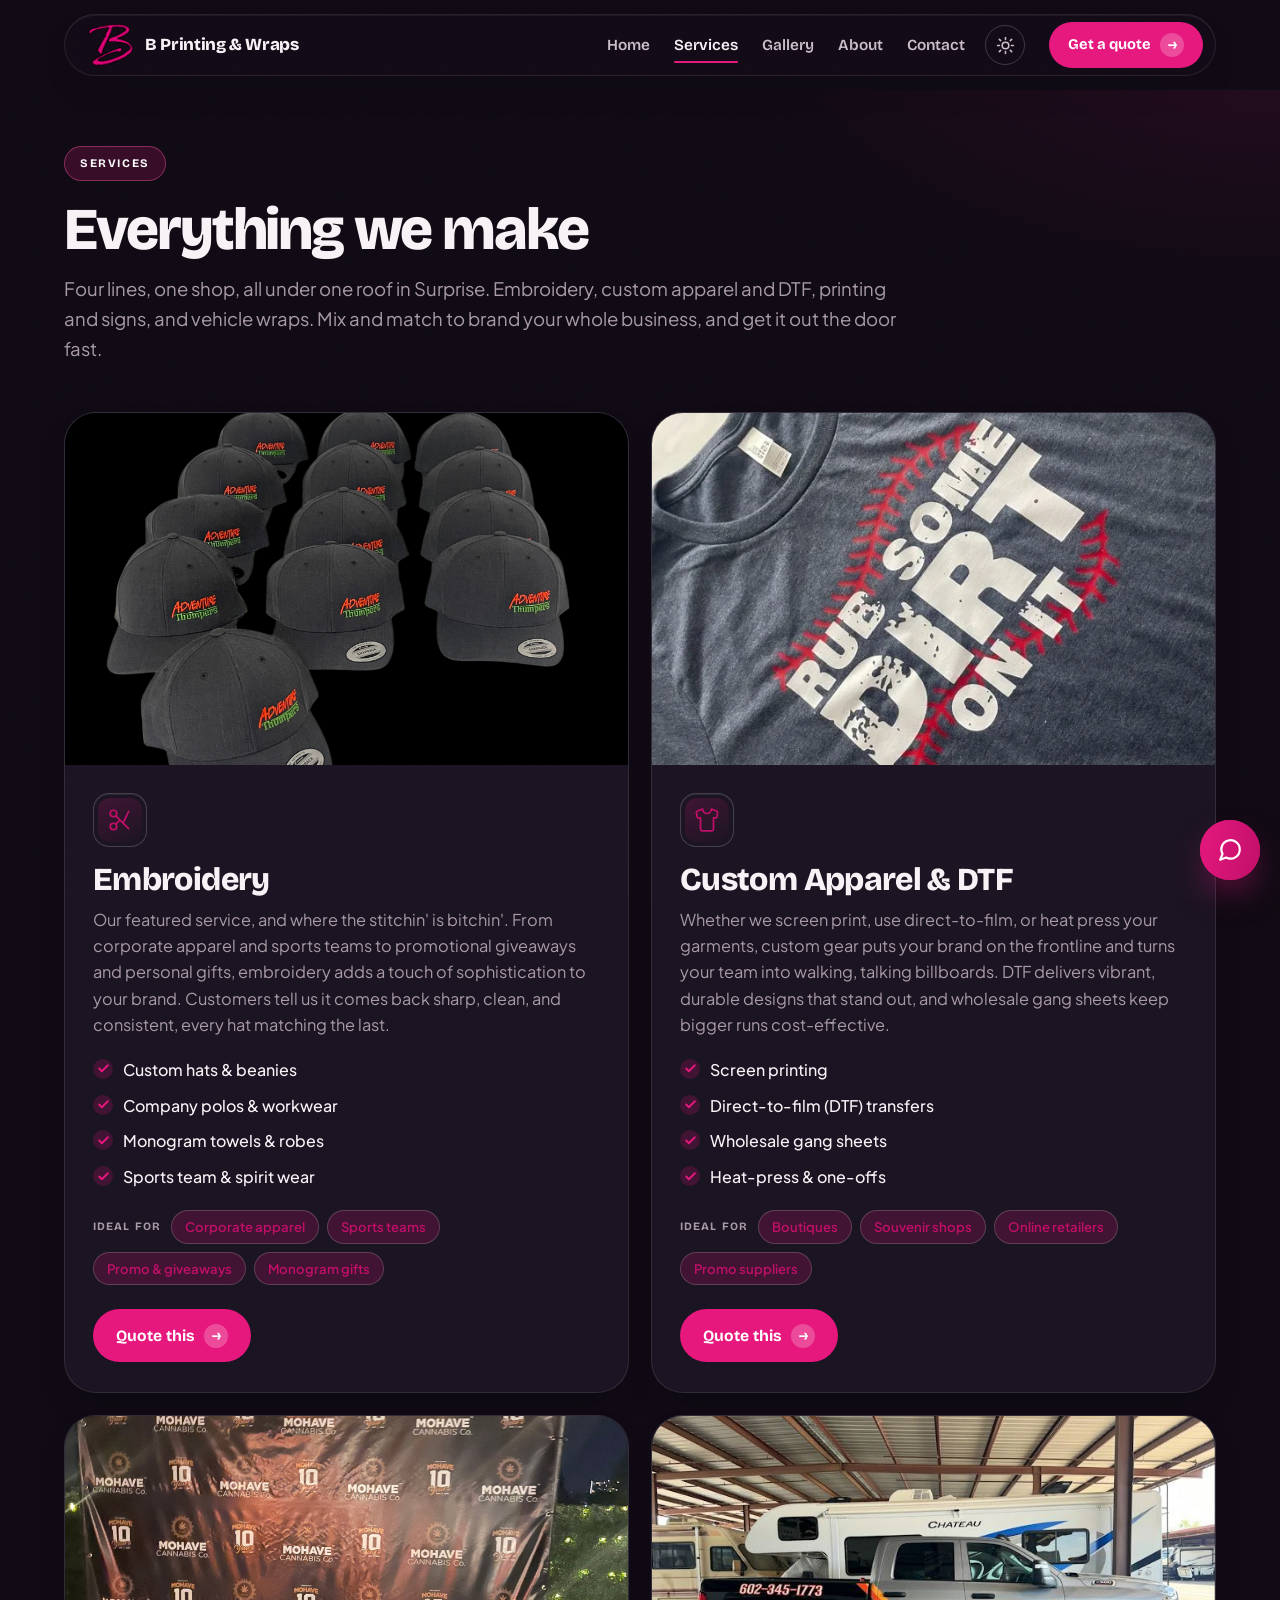
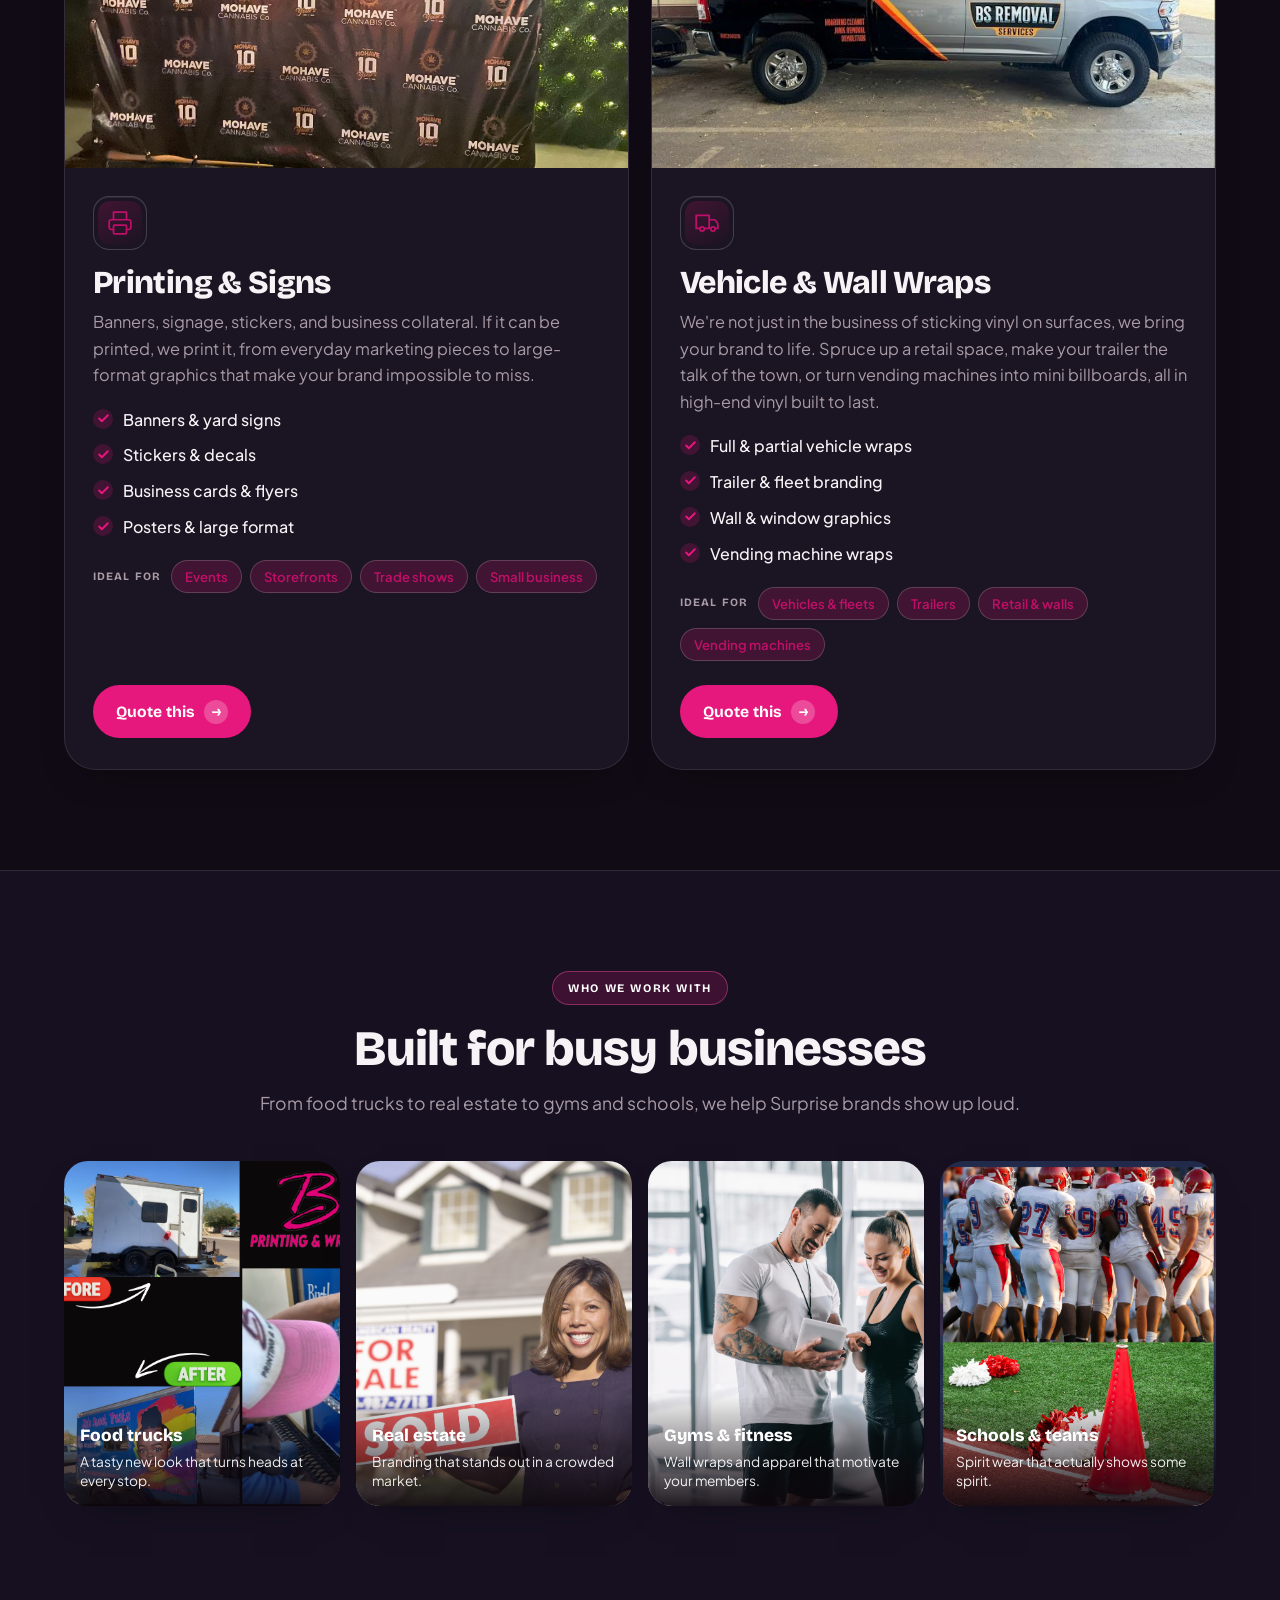
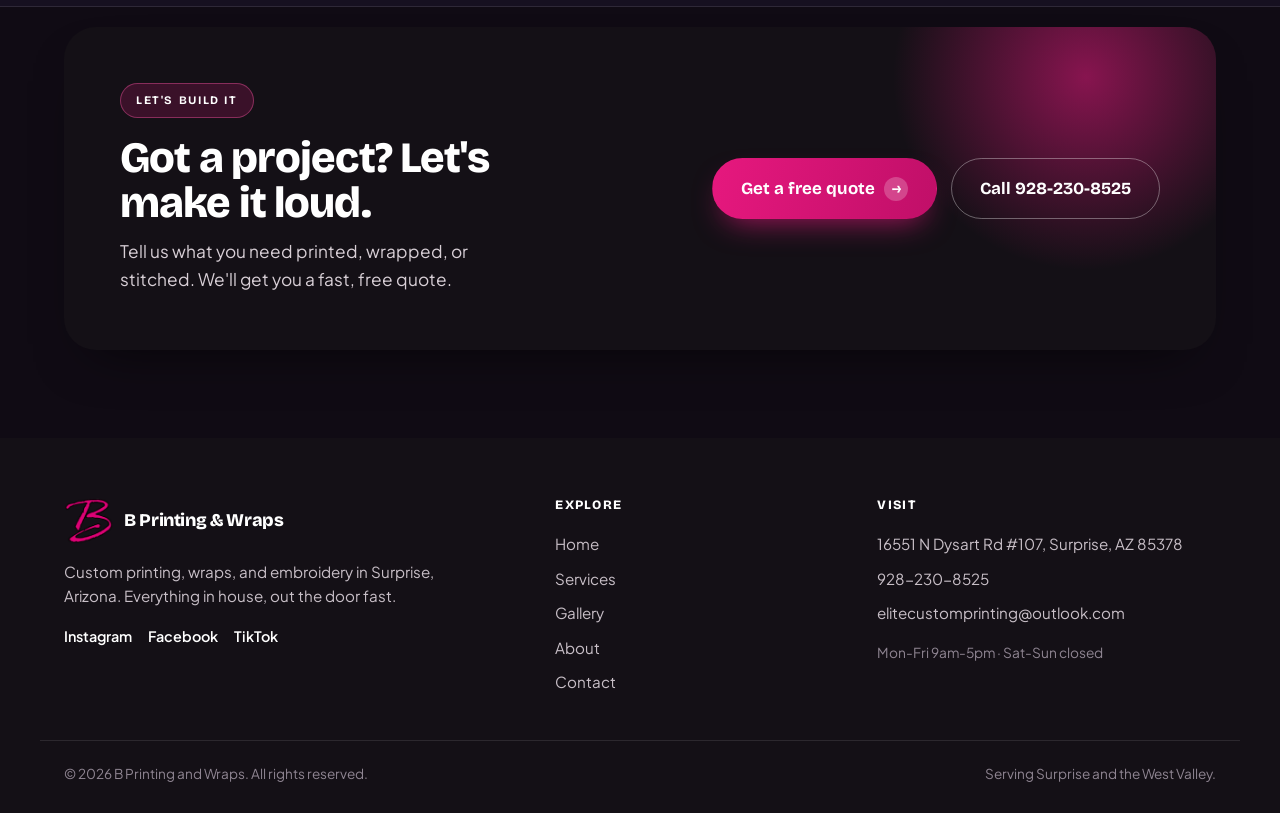
<file: services.html>
<!doctype html><html lang="en"><head>
<meta charset="utf-8"><meta name="viewport" content="width=device-width,initial-scale=1">
<title>Services | B Printing and Wraps</title><meta name="description" content="Embroidery, custom apparel, DTF, printing, signs, and wraps in Surprise, Arizona.">
<link rel="canonical" href="https://bwraps1.com/services.html">
<meta name="robots" content="index,follow">
<meta property="og:title" content="Services | B Printing and Wraps"><meta property="og:description" content="Embroidery, custom apparel, DTF, printing, signs, and wraps in Surprise, Arizona.">
<meta property="og:type" content="website"><meta property="og:url" content="https://bwraps1.com/services.html">
<meta property="og:site_name" content="B Printing and Wraps"><meta property="og:image" content="https://bwraps1.com/assets/storefront.jpg">
<meta property="og:locale" content="en_US"><meta name="theme-color" content="#e6187e">
<meta name="twitter:card" content="summary_large_image">
<meta name="twitter:title" content="Services | B Printing and Wraps"><meta name="twitter:description" content="Embroidery, custom apparel, DTF, printing, signs, and wraps in Surprise, Arizona.">
<meta name="twitter:image" content="https://bwraps1.com/assets/storefront.jpg">
<link rel="icon" href="assets/logo-az.png">
<link rel="preconnect" href="https://fonts.googleapis.com">
<link rel="preconnect" href="https://fonts.gstatic.com" crossorigin>
<link href="https://fonts.googleapis.com/css2?family=Bricolage+Grotesque:opsz,wght@12..96,600;12..96,700;12..96,800&family=Plus+Jakarta+Sans:wght@400;500;600;700&display=swap" rel="stylesheet">
<link rel="stylesheet" href="styles.css?v=27">
<script type="application/ld+json">{"@context":"https://schema.org","@type":["LocalBusiness","Store"],"@id":"https://bwraps1.com/#business","name":"B Printing and Wraps","description":"Custom printing, wraps, and embroidery in Surprise, Arizona.","image":"https://bwraps1.com/assets/storefront.jpg","logo":"https://bwraps1.com/assets/logo-mark.png","url":"https://bwraps1.com/","telephone":"+19282308525","email":"elitecustomprinting@outlook.com","priceRange":"$$","address":{"@type":"PostalAddress","streetAddress":"16551 N Dysart Rd #107","addressLocality":"Surprise","addressRegion":"AZ","postalCode":"85378","addressCountry":"US"},"areaServed":{"@type":"City","name":"Surprise"},"hasMap":"https://maps.app.goo.gl/eGQwKDuvYefatZDTA","openingHoursSpecification":[{"@type":"OpeningHoursSpecification","dayOfWeek":["Monday","Tuesday","Wednesday","Thursday","Friday"],"opens":"09:00","closes":"17:00"}],"sameAs":["https://www.instagram.com/bprinting_/","https://www.facebook.com/bprintingandwraps","https://www.tiktok.com/@luckstitch"],"aggregateRating":{"@type":"AggregateRating","ratingValue":"5.0","reviewCount":"50"}}</script>
<script>(function(){try{var t=localStorage.getItem("theme")||"dark";document.documentElement.setAttribute("data-theme",t);}catch(e){}})();</script>
</head><body class="services">
<a class="skip" href="#main">Skip to content</a><div class="nav-shell"><header class="nav"><div class="nav-in">
  <a class="brand " href="index.html" aria-label="B Printing and Wraps home"><img src="assets/logo-mark.png" alt="" width="863" height="810"><span class="brand-name">B&nbsp;Printing&nbsp;&amp;&nbsp;Wraps</span></a>
  <nav class="nav-links"><a href="index.html">Home</a><a href="services.html" class="active">Services</a><a href="gallery.html">Gallery</a><a href="about.html">About</a><a href="contact.html">Contact</a></nav>
  <button class="theme-toggle" type="button" aria-label="Toggle dark mode" title="Toggle theme"><svg class="sun" viewBox="0 0 24 24" aria-hidden="true"><circle cx="12" cy="12" r="4.2"/><path d="M12 2v2.4M12 19.6V22M4.2 4.2l1.7 1.7M18.1 18.1l1.7 1.7M2 12h2.4M19.6 12H22M4.2 19.8l1.7-1.7M18.1 5.9l1.7-1.7"/></svg><svg class="moon" viewBox="0 0 24 24" aria-hidden="true"><path d="M20 14.5A8 8 0 1 1 9.5 4a6.5 6.5 0 0 0 10.5 10.5Z"/></svg></button>
  <a class="btn btn-primary btn-sm nav-cta cta-anim" href="contact.html">Get a quote<span class="btn-ic">&rarr;</span></a>
  <button class="burger" aria-label="Menu" aria-expanded="false"><span></span><span></span><span></span></button>
</div></header></div>
<div class="mobile-menu" id="mobile-menu"><a href="index.html">Home</a><a href="services.html">Services</a><a href="gallery.html">Gallery</a><a href="about.html">About</a><a href="contact.html">Contact</a><a class="btn btn-primary cta-anim" href="contact.html">Get a quote<span class="btn-ic">&rarr;</span></a></div>
<main id="main">
<section class="page-hero"><div class="wrap reveal">
  <span class="eyebrow">Services</span><h1>Everything we make</h1>
  <p>Four lines, one shop, all under one roof in Surprise. Embroidery, custom apparel and DTF, printing and signs, and vehicle wraps. Mix and match to brand your whole business, and get it out the door fast.</p>
</div></section>
<section class="section" style="padding-top:40px"><div class="wrap">
  <div class="prod-grid stagger reveal"><article class="prod-card" id="embroidery">
        <div class="prod-img"><img src="assets/emb-hats-black.png" alt="Embroidery" loading="lazy"></div>
        <div class="prod-body"><span class="ic-badge"><svg class="ic-svg" viewBox="0 0 24 24" fill="none" stroke="currentColor" stroke-width="1.6" stroke-linecap="round" stroke-linejoin="round" aria-hidden="true"><circle cx="6" cy="6" r="3"/><circle cx="6" cy="18" r="3"/><path d="M8.12 8.12 20 20M14.8 14.8 20 4M8.12 15.88 12 12"/></svg></span><h2>Embroidery</h2>
        <p>Our featured service, and where the stitchin' is bitchin'. From corporate apparel and sports teams to promotional giveaways and personal gifts, embroidery adds a touch of sophistication to your brand. Customers tell us it comes back sharp, clean, and consistent, every hat matching the last.</p><ul class="ticks"><li>Custom hats & beanies</li><li>Company polos & workwear</li><li>Monogram towels & robes</li><li>Sports team & spirit wear</li></ul>
        <div class="ideal"><span class="ideal-label">Ideal for</span><span class="ideal-chip">Corporate apparel</span><span class="ideal-chip">Sports teams</span><span class="ideal-chip">Promo & giveaways</span><span class="ideal-chip">Monogram gifts</span></div>
        <a class="btn btn-primary cta-anim" href="contact.html">Quote this<span class="btn-ic">&rarr;</span></a></div>
      </article><article class="prod-card" id="apparel">
        <div class="prod-img"><img src="assets/apparel-custom.png" alt="Custom Apparel & DTF" loading="lazy"></div>
        <div class="prod-body"><span class="ic-badge"><svg class="ic-svg" viewBox="0 0 24 24" fill="none" stroke="currentColor" stroke-width="1.6" stroke-linecap="round" stroke-linejoin="round" aria-hidden="true"><path d="M20.38 3.46 16 2a4 4 0 0 1-8 0L3.62 3.46a2 2 0 0 0-1.34 2.23l.58 3.47a1 1 0 0 0 .99.84H6v10a2 2 0 0 0 2 2h8a2 2 0 0 0 2-2V10h2.15a1 1 0 0 0 .99-.84l.58-3.47a2 2 0 0 0-1.34-2.23z"/></svg></span><h2>Custom Apparel & DTF</h2>
        <p>Whether we screen print, use direct-to-film, or heat press your garments, custom gear puts your brand on the frontline and turns your team into walking, talking billboards. DTF delivers vibrant, durable designs that stand out, and wholesale gang sheets keep bigger runs cost-effective.</p><ul class="ticks"><li>Screen printing</li><li>Direct-to-film (DTF) transfers</li><li>Wholesale gang sheets</li><li>Heat-press & one-offs</li></ul>
        <div class="ideal"><span class="ideal-label">Ideal for</span><span class="ideal-chip">Boutiques</span><span class="ideal-chip">Souvenir shops</span><span class="ideal-chip">Online retailers</span><span class="ideal-chip">Promo suppliers</span></div>
        <a class="btn btn-primary cta-anim" href="contact.html">Quote this<span class="btn-ic">&rarr;</span></a></div>
      </article><article class="prod-card" id="printing">
        <div class="prod-img"><img src="assets/signs-banners.png" alt="Printing & Signs" loading="lazy"></div>
        <div class="prod-body"><span class="ic-badge"><svg class="ic-svg" viewBox="0 0 24 24" fill="none" stroke="currentColor" stroke-width="1.6" stroke-linecap="round" stroke-linejoin="round" aria-hidden="true"><path d="M6 9V2h12v7M6 18H4a2 2 0 0 1-2-2v-5a2 2 0 0 1 2-2h16a2 2 0 0 1 2 2v5a2 2 0 0 1-2 2h-2"/><rect x="6" y="14" width="12" height="8" rx="1"/></svg></span><h2>Printing & Signs</h2>
        <p>Banners, signage, stickers, and business collateral. If it can be printed, we print it, from everyday marketing pieces to large-format graphics that make your brand impossible to miss.</p><ul class="ticks"><li>Banners & yard signs</li><li>Stickers & decals</li><li>Business cards & flyers</li><li>Posters & large format</li></ul>
        <div class="ideal"><span class="ideal-label">Ideal for</span><span class="ideal-chip">Events</span><span class="ideal-chip">Storefronts</span><span class="ideal-chip">Trade shows</span><span class="ideal-chip">Small business</span></div>
        <a class="btn btn-primary cta-anim" href="contact.html">Quote this<span class="btn-ic">&rarr;</span></a></div>
      </article><article class="prod-card" id="wraps">
        <div class="prod-img"><img src="assets/wrap-truck-bs.jpg" alt="Vehicle & Wall Wraps" loading="lazy"></div>
        <div class="prod-body"><span class="ic-badge"><svg class="ic-svg" viewBox="0 0 24 24" fill="none" stroke="currentColor" stroke-width="1.6" stroke-linecap="round" stroke-linejoin="round" aria-hidden="true"><path d="M10 17h4V5H2v12h3M20 17h2v-3.34a4 4 0 0 0-1.17-2.83L19 9h-5v8h1"/><circle cx="7.5" cy="17.5" r="2"/><circle cx="17.5" cy="17.5" r="2"/></svg></span><h2>Vehicle & Wall Wraps</h2>
        <p>We're not just in the business of sticking vinyl on surfaces, we bring your brand to life. Spruce up a retail space, make your trailer the talk of the town, or turn vending machines into mini billboards, all in high-end vinyl built to last.</p><ul class="ticks"><li>Full & partial vehicle wraps</li><li>Trailer & fleet branding</li><li>Wall & window graphics</li><li>Vending machine wraps</li></ul>
        <div class="ideal"><span class="ideal-label">Ideal for</span><span class="ideal-chip">Vehicles & fleets</span><span class="ideal-chip">Trailers</span><span class="ideal-chip">Retail & walls</span><span class="ideal-chip">Vending machines</span></div>
        <a class="btn btn-primary cta-anim" href="contact.html">Quote this<span class="btn-ic">&rarr;</span></a></div>
      </article></div>
</div></section>
<section class="section band"><div class="wrap">
  <div class="sec-head center reveal"><span class="eyebrow">Who we work with</span><h2>Built for busy businesses</h2>
    <p>From food trucks to real estate to gyms and schools, we help Surprise brands show up loud.</p></div>
  <div class="usecase-grid stagger reveal"><figure class="usecase"><img src="assets/case-foodtruck.png" alt="Food trucks" loading="lazy"><figcaption><strong>Food trucks</strong><span>A tasty new look that turns heads at every stop.</span></figcaption></figure><figure class="usecase"><img src="assets/case-realestate.png" alt="Real estate" loading="lazy"><figcaption><strong>Real estate</strong><span>Branding that stands out in a crowded market.</span></figcaption></figure><figure class="usecase"><img src="assets/case-gym.png" alt="Gyms & fitness" loading="lazy"><figcaption><strong>Gyms & fitness</strong><span>Wall wraps and apparel that motivate your members.</span></figcaption></figure><figure class="usecase"><img src="assets/case-school.png" alt="Schools & teams" loading="lazy"><figcaption><strong>Schools & teams</strong><span>Spirit wear that actually shows some spirit.</span></figcaption></figure></div>
</div></section>
</main><section class="cta-band"><div class="wrap"><div class="cta-card reveal">
  <div class="cta-copy">
    <span class="eyebrow eyebrow-light">Let's build it</span>
    <h2>Got a project? Let's make it loud.</h2>
    <p>Tell us what you need printed, wrapped, or stitched. We'll get you a fast, free quote.</p>
  </div>
  <div class="cta-btns"><a class="btn btn-glow btn-lg cta-anim" href="contact.html">Get a free quote<span class="btn-ic">&rarr;</span></a>
  <a class="btn btn-ghost-light btn-lg" href="tel:+19282308525">Call 928-230-8525</a></div>
</div></div></section><footer><div class="wrap foot-grid">
  <div class="foot-brand">
    <a class="brand brand-foot" href="index.html" aria-label="B Printing and Wraps home"><img src="assets/logo-mark.png" alt="" width="863" height="810"><span class="brand-name">B&nbsp;Printing&nbsp;&amp;&nbsp;Wraps</span></a>
    <p>Custom printing, wraps, and embroidery in Surprise, Arizona. Everything in house, out the door fast.</p>
    <div class="foot-social">
      <a href="https://www.instagram.com/bprinting_/" target="_blank" rel="noopener" aria-label="Instagram">Instagram</a>
      <a href="https://www.facebook.com/bprintingandwraps" target="_blank" rel="noopener" aria-label="Facebook">Facebook</a>
      <a href="https://www.tiktok.com/@luckstitch" target="_blank" rel="noopener" aria-label="TikTok">TikTok</a>
    </div>
  </div>
  <div class="foot-col"><h5>Explore</h5><a href="index.html">Home</a><a href="services.html">Services</a><a href="gallery.html">Gallery</a><a href="about.html">About</a><a href="contact.html">Contact</a></div>
  <div class="foot-col"><h5>Visit</h5>
    <a href="https://maps.app.goo.gl/eGQwKDuvYefatZDTA" target="_blank" rel="noopener">16551 N Dysart Rd #107, Surprise, AZ 85378</a>
    <a href="tel:+19282308525">928-230-8525</a>
    <a href="mailto:elitecustomprinting@outlook.com">elitecustomprinting@outlook.com</a>
    <span class="foot-note">Mon-Fri 9am-5pm &middot; Sat-Sun closed</span>
  </div>
</div>
<div class="legal wrap"><span>&copy; 2026 B Printing and Wraps. All rights reserved.</span><span>Serving Surprise and the West Valley.</span></div>
</footer>
<div class="cw" id="cw">
  <div class="cw-nudge" id="cw-nudge" hidden>
    <button class="cw-nudge-x" id="cw-nudge-x" type="button" aria-label="Dismiss">&times;</button>
    <button class="cw-nudge-open" id="cw-nudge-open" type="button">Questions about pricing or turnaround? I can help &#128075;</button>
  </div>
  <button class="cw-bubble" id="cw-bubble" type="button" aria-label="Open the B Printing assistant" aria-expanded="false" aria-controls="cw-panel">
    <svg class="cw-i cw-i-chat" viewBox="0 0 24 24" aria-hidden="true"><path d="M21 11.5a8.5 8.5 0 0 1-12.6 7.4L3 21l2.1-5.4A8.5 8.5 0 1 1 21 11.5Z"/></svg>
    <svg class="cw-i cw-i-x" viewBox="0 0 24 24" aria-hidden="true"><path d="M6 6l12 12M18 6L6 18"/></svg>
  </button>
  <div class="cw-panel" id="cw-panel" role="dialog" aria-modal="false" aria-labelledby="cw-title" hidden>
    <div class="cw-head">
      <span class="cw-avatar" aria-hidden="true">B</span>
      <div class="cw-head-t"><strong id="cw-title">B Printing Assistant</strong><span><span class="cw-dot"></span> Ask about pricing, services, or hours</span></div>
      <button class="cw-x-btn" id="cw-close" type="button" aria-label="Close chat"><svg viewBox="0 0 24 24" aria-hidden="true"><path d="M6 6l12 12M18 6L6 18"/></svg></button>
    </div>
    <div class="cw-log" id="cw-log" role="log" aria-live="polite" aria-label="Chat messages"></div>
    <form class="cw-form" id="cw-form" autocomplete="off">
      <label for="cw-input" class="sr-only">Type your message</label>
      <input id="cw-input" class="cw-input" type="text" placeholder="Type your message..." maxlength="600" autocomplete="off">
      <button class="cw-send" id="cw-send" type="submit" aria-label="Send message"><svg viewBox="0 0 24 24" aria-hidden="true"><path d="M5 12h14M13 6l6 6-6 6"/></svg></button>
    </form>
    <p class="cw-note">Demo assistant. Don't share passwords or card numbers.</p>
  </div>
</div>
<script src="app.js?v=3"></script>
<script src="chat.js?v=6"></script></body></html>
</file>
<file: styles.css>
/* B Printing and Wraps - theme v2: electric pink + ink + warm white, photo-forward.
   Palette pulled from the real logo (hot magenta script "B" + black). */
*{margin:0;padding:0;box-sizing:border-box}
:root{
  color-scheme:light;
  --ink:#151016; --ink-soft:#3a3340; --paper:#ffffff; --surface:#ffffff; --paper2:#faf6f8; --band:#fdeef6; --night:#141016;
  --nav-bg:rgba(255,255,255,.72); --nav-border:rgba(255,255,255,.7); --btn-solid:var(--ink);
  --pink:#e6187e; --pink-deep:#c00f68; --pink-soft:#ff5aa8; --az:#c8102e; --copper:#c26a1b;
  --muted:#726a76; --line:#efe7ed; --line-2:#e6dbe4;
  --disp:'Bricolage Grotesque',system-ui,sans-serif; --body:'Plus Jakarta Sans',system-ui,sans-serif;
  --wrap:1200px; --r:16px; --r-lg:24px; --r-xl:32px;
  --ease:cubic-bezier(.22,.61,.36,1); --spring:cubic-bezier(.34,1.56,.64,1);
  --grad:linear-gradient(105deg,var(--pink),var(--pink-deep));
  --shadow:0 22px 50px -28px rgba(60,20,45,.4);
  --shadow-soft:0 14px 40px -24px rgba(60,20,45,.35);
}
html{scroll-behavior:smooth}
body{font-family:var(--body);color:var(--ink);background:var(--paper);line-height:1.62;-webkit-font-smoothing:antialiased;overflow-x:hidden}
/* subtle film-grain overlay for premium physical texture (fixed, non-interactive) */
body::after{content:"";position:fixed;inset:0;pointer-events:none;z-index:9999;opacity:.035;mix-blend-mode:soft-light;
  background-image:url("data:image/svg+xml,%3Csvg xmlns='http://www.w3.org/2000/svg' width='150' height='150'%3E%3Cfilter id='n'%3E%3CfeTurbulence type='fractalNoise' baseFrequency='0.8' numOctaves='2' stitchTiles='stitch'/%3E%3C/filter%3E%3Crect width='100%25' height='100%25' filter='url(%23n)'/%3E%3C/svg%3E")}
:root[data-theme="dark"] body::after{opacity:.06}
.wrap{max-width:var(--wrap);margin:0 auto;padding:0 24px}
h1,h2,h3,h4,h5{font-family:var(--disp);line-height:1.04;letter-spacing:-.02em;font-weight:800}
a{color:inherit;text-decoration:none}
img{max-width:100%;display:block}
.center{text-align:center}
section{scroll-margin-top:92px}
.skip{position:absolute;left:-999px;top:0;background:var(--ink);color:#fff;padding:10px 16px;border-radius:0 0 10px 0;z-index:200}
.skip:focus{left:0}
:focus-visible{outline:2.5px solid var(--pink);outline-offset:3px;border-radius:6px}

/* ---- buttons ---- */
.btn{position:relative;display:inline-flex;align-items:center;gap:9px;font-family:var(--disp);font-weight:700;font-size:.98rem;
  padding:13px 22px;border-radius:100px;border:1.5px solid transparent;cursor:pointer;
  transition:transform .4s var(--ease),box-shadow .4s var(--ease),background .3s,color .3s;will-change:transform}
.btn-sm{padding:10px 18px;font-size:.92rem}
.btn-lg{padding:16px 28px;font-size:1.06rem}
.btn-ic{display:inline-grid;place-items:center;width:24px;height:24px;border-radius:100px;background:rgba(255,255,255,.22);
  font-size:.9rem;transition:transform .4s var(--spring)}
.btn:hover .btn-ic{transform:translate(3px,-1px)}
.btn:active{transform:scale(.97)}
.btn-primary{background:var(--btn-solid);color:#fff}
.btn-primary:hover{background:var(--pink);box-shadow:0 16px 32px -14px rgba(230,24,126,.6);transform:translateY(-2px)}
.btn-glow{background:var(--grad);color:#fff;box-shadow:0 14px 30px -12px rgba(230,24,126,.7)}
.btn-glow:hover{transform:translateY(-2px);box-shadow:0 20px 40px -12px rgba(230,24,126,.85)}
.btn-ghost{background:transparent;border-color:var(--line-2);color:var(--ink)}
.btn-ghost:hover{border-color:var(--ink);transform:translateY(-2px)}
.btn-ghost .btn-ic{background:rgba(21,16,22,.08)}
.btn-ghost-light{background:transparent;border-color:rgba(255,255,255,.35);color:#fff}
.btn-ghost-light:hover{background:rgba(255,255,255,.12);transform:translateY(-2px)}
.btn-dark{background:var(--btn-solid);color:#fff}
.btn-dark:hover{background:var(--pink);transform:translateY(-2px);box-shadow:0 16px 32px -14px rgba(230,24,126,.6)}

/* ---- nav (floating glass pill) ---- */
.nav-shell{position:sticky;top:0;z-index:100;padding:14px 0;pointer-events:none}
.nav{max-width:var(--wrap);margin:0 auto;pointer-events:auto}
.nav-in{display:flex;align-items:center;gap:20px;height:62px;padding:0 12px 0 22px;margin:0 24px;
  background:var(--nav-bg);backdrop-filter:blur(16px) saturate(1.4);-webkit-backdrop-filter:blur(16px) saturate(1.4);
  border:1px solid var(--nav-border);box-shadow:var(--shadow-soft),inset 0 1px 0 rgba(255,255,255,.6);border-radius:100px}
.brand{display:inline-flex;align-items:center;gap:11px}
.brand img{height:44px;width:auto}
.brand-name{font-family:var(--disp);font-weight:800;font-size:1.06rem;letter-spacing:-.02em;color:var(--ink);line-height:1.05;white-space:nowrap}
.nav-links{display:flex;align-items:center;gap:24px;margin-left:auto}
.nav-links a{font-family:var(--disp);font-weight:600;color:var(--ink-soft);font-size:.96rem;position:relative;transition:color .25s}
.nav-links a::after{content:"";position:absolute;left:0;right:100%;bottom:-6px;height:2px;background:var(--pink);border-radius:2px;transition:right .3s var(--ease)}
.nav-links a:hover,.nav-links a.active{color:var(--ink)}
.nav-links a:hover::after,.nav-links a.active::after{right:0}
.nav-cta{margin-left:4px}
.burger{display:none;flex-direction:column;gap:5px;background:none;border:0;cursor:pointer;padding:10px}
.burger span{width:24px;height:2.5px;background:var(--ink);border-radius:2px;transition:.35s var(--ease)}
.mobile-menu{display:none;flex-direction:column;gap:2px;padding:14px 32px 24px;background:var(--surface);backdrop-filter:blur(16px);border-bottom:1px solid var(--line);position:sticky;top:90px;z-index:99}
.mobile-menu a:not(.btn){padding:13px 0;font-family:var(--disp);font-weight:600;border-bottom:1px solid var(--line)}
.mobile-menu .btn{margin-top:14px;justify-content:center}
body.menu-open .mobile-menu{display:flex}
body.menu-open .burger span:nth-child(1){transform:translateY(7.5px) rotate(45deg)}
body.menu-open .burger span:nth-child(2){opacity:0}
body.menu-open .burger span:nth-child(3){transform:translateY(-7.5px) rotate(-45deg)}

/* ---- shared bits ---- */
.eyebrow{display:inline-flex;align-items:center;gap:8px;font-family:var(--disp);font-weight:700;font-size:.72rem;letter-spacing:.14em;text-transform:uppercase;
  color:var(--pink-deep);background:var(--band);border:1px solid rgba(230,24,126,.3);padding:7px 15px;border-radius:100px;margin-bottom:18px}
.eyebrow .dot{width:7px;height:7px;border-radius:100px;background:var(--pink);box-shadow:0 0 0 4px rgba(230,24,126,.18)}
.eyebrow-light{color:#fff;background:rgba(255,255,255,.15);border-color:rgba(255,255,255,.25)}
[data-theme="dark"] .eyebrow{color:#fff;background:rgba(230,24,126,.18);border-color:rgba(255,90,168,.4)}
.section{padding:100px 0}
.band{background:var(--paper2);border-block:1px solid var(--line)}
.sec-head{margin-bottom:44px}
.sec-head.center{text-align:center}
.sec-head h2{font-size:clamp(2rem,4.6vw,3.1rem);text-wrap:balance}
.sec-head p{color:var(--muted);font-size:1.1rem;margin-top:14px;max-width:64ch}
.sec-head.center p{margin-inline:auto}
.sample-note{font-size:.9rem;color:var(--pink-deep);font-weight:600}

/* ---- hero ---- */
.hero{position:relative;overflow:hidden;padding:40px 0 20px;
  background:radial-gradient(1100px 520px at 12% -8%,rgba(230,24,126,.10),transparent 58%),radial-gradient(900px 480px at 102% 4%,rgba(255,90,168,.12),transparent 55%)}
.hero::before,.hero::after{content:"";position:absolute;border-radius:50%;filter:blur(70px);z-index:0;pointer-events:none}
.hero::before{width:400px;height:400px;background:rgba(230,24,126,.14);top:-140px;left:-90px}
.hero::after{width:340px;height:340px;background:rgba(255,90,168,.16);top:-40px;right:-70px}
.hero-in{position:relative;z-index:1}
/* padding-block (not the shorthand) so .wrap's side padding survives - the shorthand
   was zeroing it out and letting hero content run off both screen edges on mobile */
.hero-in{display:grid;grid-template-columns:1.06fr .94fr;gap:56px;align-items:center;padding-block:56px 72px}
.hero-copy h1{font-size:clamp(2.6rem,6vw,4.5rem);letter-spacing:-.035em;margin:8px 0 20px;text-wrap:balance}
.hero-copy .hl{color:var(--pink);position:relative;white-space:nowrap}
.hero-copy>p{font-size:1.18rem;color:var(--muted);max-width:46ch}
/* hero "come see us" invite: label + maps-linked address + hours */
.hero-visit{margin-top:20px;display:flex;flex-direction:column;gap:2px;line-height:1.5}
.hero-visit strong{font-family:var(--disp);font-weight:800;font-size:.76rem;letter-spacing:.12em;text-transform:uppercase;color:var(--pink-deep);margin-bottom:5px}
[data-theme="dark"] .hero-visit strong{color:var(--pink-soft)}
.hero-visit a{color:var(--ink);font-weight:600;transition:color .25s}
.hero-visit a:hover{color:var(--pink)}
.hero-visit span{color:var(--muted);font-size:.95rem}
.hero-btns{display:flex;gap:14px;flex-wrap:wrap;margin:28px 0 24px}
.hero-strip{display:flex;flex-wrap:wrap;gap:9px}
.hero-strip span{font-family:var(--disp);font-weight:600;font-size:.85rem;background:var(--surface);border:1px solid var(--line-2);padding:8px 15px;border-radius:100px;box-shadow:var(--shadow-soft)}
/* hero art: bezel-framed real photo + floating accents */
.hero-art{position:relative}
.hero-frame{padding:8px;background:linear-gradient(160deg,var(--surface),var(--paper2));border:1px solid var(--line-2);
  border-radius:var(--r-xl);box-shadow:var(--shadow);transform:rotate(1.4deg);transition:transform .6s var(--ease)}
.hero-frame img{border-radius:calc(var(--r-xl) - 8px);aspect-ratio:4/3;object-fit:cover;width:100%;height:auto}
.hero-art:hover .hero-frame{transform:rotate(0)}
.hero-badge{position:absolute;left:-18px;bottom:-22px;display:flex;align-items:center;gap:10px;background:var(--surface);padding:10px 16px 10px 10px;
  border-radius:100px;box-shadow:var(--shadow);border:1px solid var(--line);font-family:var(--disp);font-weight:700;font-size:.8rem;line-height:1.1}
.hero-badge img{width:38px;height:38px}
.hero-chip{position:absolute;right:-16px;top:-18px;width:120px;height:120px;padding:6px;background:var(--surface);border-radius:22px;box-shadow:var(--shadow);border:1px solid var(--line);transform:rotate(-5deg);transition:transform .6s var(--spring)}
.hero-chip img{width:100%;height:100%;object-fit:cover;border-radius:16px}
.hero-art:hover .hero-chip{transform:rotate(0) scale(1.04)}

/* ---- brands strip (infinite marquee, uniform white chips) ---- */
.brands{padding:30px 0;border-block:1px solid var(--line);background:var(--paper2)}
.brands-in{display:flex;align-items:center;gap:26px}
.brands-label{font-family:var(--disp);font-weight:700;font-size:.8rem;letter-spacing:.06em;text-transform:uppercase;color:var(--muted);white-space:nowrap;flex-shrink:0}
.brands-marquee{overflow:hidden;flex:1;-webkit-mask-image:linear-gradient(90deg,transparent,#000 5%,#000 95%,transparent);mask-image:linear-gradient(90deg,transparent,#000 5%,#000 95%,transparent)}
.brands-track{display:flex;align-items:center;gap:18px;width:max-content}
.brand-chip{display:grid;place-items:center;height:58px;min-width:132px;padding:0 22px;background:#fff;border:1px solid var(--line-2);
  border-radius:13px;box-shadow:0 6px 18px -12px rgba(0,0,0,.28);transition:transform .3s var(--ease),box-shadow .3s var(--ease)}
.brand-chip:hover{transform:translateY(-3px);box-shadow:0 12px 26px -12px rgba(0,0,0,.3)}
.brand-chip img{height:30px;width:auto;display:block}
.brand-chip-txt{font-family:var(--disp);font-weight:700;font-size:1.02rem;color:#1a1420;white-space:nowrap;letter-spacing:-.01em}

/* ---- photo tiles ---- */
.tile{position:relative;border-radius:var(--r-lg);overflow:hidden;background:var(--paper2);box-shadow:var(--shadow-soft);isolation:isolate;cursor:default}
.tile img{width:100%;height:100%;object-fit:cover;aspect-ratio:4/3;transition:transform .7s var(--ease)}
.tile figcaption{position:absolute;left:0;right:0;bottom:0;padding:26px 16px 14px;color:#fff;font-family:var(--disp);font-weight:700;font-size:.98rem;
  background:linear-gradient(to top,rgba(12,6,12,.82),transparent);transform:translateY(6px);opacity:.94;transition:transform .4s var(--ease),opacity .4s}
.tile[role="button"]{cursor:zoom-in}
.tile[data-full]::after{content:"⤢";position:absolute;top:12px;right:12px;width:32px;height:32px;display:grid;place-items:center;
  border-radius:100px;background:rgba(255,255,255,.9);color:var(--ink);font-size:.95rem;opacity:0;transform:scale(.8);transition:.3s var(--spring)}
.tile:hover img{transform:scale(1.06)}
.tile:hover figcaption{transform:translateY(0)}
.tile:hover[data-full]::after{opacity:1;transform:scale(1)}

/* ---- service grid (home) ---- */
.svc-grid{display:grid;grid-template-columns:repeat(4,1fr);gap:18px}
.svc{display:block;background:var(--surface);border:1px solid var(--line);border-radius:var(--r-lg);padding:28px 24px 24px;
  transition:transform .4s var(--ease),box-shadow .4s var(--ease),border-color .3s;position:relative;overflow:hidden}
.svc::before{content:"";position:absolute;inset:0 0 auto 0;height:3px;background:var(--grad);transform:scaleX(0);transform-origin:left;transition:transform .45s var(--ease)}
.svc:hover{transform:translateY(-6px);box-shadow:var(--shadow);border-color:transparent}
.svc:hover::before{transform:scaleX(1)}
/* nested "double-bezel" icon badge: outer shell (surface + hairline) + inner core (band, concentric radius) */
.ic-badge{position:relative;width:54px;height:54px;border-radius:16px;display:grid;place-items:center;margin-bottom:18px;
  background:var(--surface);border:1px solid var(--line-2);box-shadow:var(--shadow-soft),inset 0 1px 0 rgba(255,255,255,.55);color:var(--pink-deep)}
.ic-badge::before{content:"";position:absolute;inset:4px;border-radius:12px;background:linear-gradient(150deg,var(--band),transparent);z-index:0}
.ic-svg{position:relative;z-index:1;width:26px;height:26px}
.ic-badge-lg{width:62px;height:62px;border-radius:18px}
.ic-badge-lg::before{border-radius:14px}
.ic-badge-lg .ic-svg{width:29px;height:29px}
[data-theme="dark"] .ic-badge{box-shadow:var(--shadow-soft),inset 0 1px 0 rgba(255,255,255,.08)}
.svc h3{font-size:1.24rem;margin-bottom:8px}
.svc p{color:var(--muted);font-size:.96rem}
.svc-more{display:inline-flex;align-items:center;gap:6px;margin-top:16px;font-family:var(--disp);font-weight:700;color:var(--pink-deep);font-size:.9rem}
.svc-more .btn-ic{width:20px;height:20px;background:var(--band);color:var(--pink-deep)}

/* ---- gallery ---- */
.gal-grid{display:grid;grid-template-columns:repeat(3,1fr);gap:16px}
.gal-teaser{margin-bottom:32px}
.gal-masonry .tile:nth-child(7n+1){grid-row:span 2}
.gal-masonry .tile:nth-child(7n+1) img{aspect-ratio:4/5}
.gfilters{display:flex;flex-wrap:wrap;gap:10px;justify-content:center;margin-bottom:34px}
.gfilter{font-family:var(--disp);font-weight:700;font-size:.9rem;padding:10px 20px;border-radius:100px;border:1.5px solid var(--line-2);background:var(--surface);color:var(--ink);cursor:pointer;transition:.3s var(--ease)}
.gfilter:hover{border-color:var(--pink);color:var(--pink-deep)}
.gfilter.active{background:var(--btn-solid);color:#fff;border-color:var(--btn-solid)}
.tile.hide{display:none}

/* ---- lightbox ---- */
.lightbox{position:fixed;inset:0;z-index:150;display:none;place-items:center;padding:5vw;
  background:rgba(12,6,12,.86);backdrop-filter:blur(10px);opacity:0;transition:opacity .35s var(--ease)}
.lightbox.on{display:grid;opacity:1}
.lightbox img{max-width:100%;max-height:90vh;border-radius:var(--r);box-shadow:0 30px 80px -20px rgba(0,0,0,.6)}
.lb-close{position:absolute;top:22px;right:26px;width:48px;height:48px;border-radius:100px;border:0;background:rgba(255,255,255,.14);color:#fff;font-size:1.8rem;cursor:pointer;transition:.3s}
.lb-close:hover{background:rgba(255,255,255,.28);transform:rotate(90deg)}

/* ---- features ---- */
.feat-grid{display:grid;grid-template-columns:repeat(4,1fr);gap:18px}
.feat{background:var(--paper2);border:1px solid var(--line);border-radius:var(--r-lg);padding:28px 24px;transition:transform .4s var(--ease),background .3s}
.feat:hover{transform:translateY(-4px);background:var(--surface);box-shadow:var(--shadow-soft)}
.feat h3{font-size:1.12rem;margin-bottom:6px}
.feat p{color:var(--muted);font-size:.94rem}

/* ---- industries ---- */
.ind-grid{display:grid;grid-template-columns:repeat(4,1fr);gap:16px;margin-bottom:28px}
.ind{position:relative;border-radius:var(--r-lg);overflow:hidden;box-shadow:var(--shadow-soft)}
.ind img{width:100%;aspect-ratio:1;object-fit:cover;transition:transform .7s var(--ease)}
.ind figcaption{position:absolute;left:0;right:0;bottom:0;padding:22px 14px 12px;color:#fff;font-family:var(--disp);font-weight:700;
  background:linear-gradient(to top,rgba(12,6,12,.82),transparent)}
.ind:hover img{transform:scale(1.06)}

/* ---- testimonials ---- */
.tst-grid{display:grid;grid-template-columns:repeat(3,1fr);gap:18px}
.tst{background:var(--surface);border:1px solid var(--line);border-radius:var(--r-lg);padding:28px;box-shadow:var(--shadow-soft)}
.tst-stars{color:var(--pink);letter-spacing:2px;margin-bottom:12px}
.tst p{font-size:1.02rem;margin-bottom:16px}
.tst cite{font-family:var(--disp);font-weight:700;font-style:normal;display:flex;flex-direction:column}
.tst cite span{color:var(--muted);font-weight:500;font-size:.88rem}

/* ---- cta band ---- */
.cta-band{padding:20px 0 88px}
.cta-card{position:relative;overflow:hidden;background:var(--night);color:#fff;border-radius:var(--r-xl);padding:56px;
  display:flex;align-items:center;justify-content:space-between;gap:32px;flex-wrap:wrap;box-shadow:var(--shadow)}
.cta-card::before{content:"";position:absolute;width:420px;height:420px;right:-80px;top:-160px;border-radius:100px;
  background:radial-gradient(circle,rgba(230,24,126,.55),transparent 65%)}
.cta-copy{position:relative;max-width:32ch}
.cta-copy h2{font-size:clamp(1.9rem,4vw,2.7rem)}
.cta-copy p{color:#d8cfd6;margin-top:12px;font-size:1.08rem}
.cta-btns{position:relative;display:flex;gap:14px;flex-wrap:wrap}

/* ---- page hero (inner pages) ---- */
.page-hero{padding:56px 0 8px;background:radial-gradient(900px 420px at 100% -20%,rgba(230,24,126,.1),transparent 60%)}
.page-hero h1{font-size:clamp(2.3rem,5.5vw,3.7rem);letter-spacing:-.035em;text-wrap:balance}
.page-hero p{color:var(--muted);font-size:1.16rem;margin-top:14px;max-width:60ch}

/* ---- service rows (services page) ---- */
.svc-row-in{display:grid;grid-template-columns:1fr 1fr;gap:52px;align-items:center}
.svc-row-flip .svc-row-art{order:2}
.art-frame{padding:8px;background:linear-gradient(160deg,var(--surface),var(--paper2));border:1px solid var(--line-2);border-radius:var(--r-xl);box-shadow:var(--shadow)}
.art-frame .tile{box-shadow:none;border-radius:calc(var(--r-xl) - 8px)}
.art-frame .tile img{aspect-ratio:5/4}
.svc-row-copy h2{font-size:clamp(1.9rem,4vw,2.7rem);margin:6px 0 14px}
.svc-row-copy>p{color:var(--muted);font-size:1.1rem;margin-bottom:20px}
.ticks{list-style:none;margin-bottom:26px;display:grid;gap:10px}
.ticks li{padding-left:30px;position:relative;font-weight:500}
.ticks li::before{content:"";position:absolute;left:0;top:2px;width:20px;height:20px;border-radius:100px;background:var(--band);
  background-image:url("data:image/svg+xml,%3Csvg xmlns='http://www.w3.org/2000/svg' viewBox='0 0 24 24' fill='none' stroke='%23e6187e' stroke-width='3.5' stroke-linecap='round' stroke-linejoin='round'%3E%3Cpath d='M20 6L9 17l-5-5'/%3E%3C/svg%3E");background-size:13px;background-repeat:no-repeat;background-position:center}
/* ---- services product grid (2-up cards, the core of the services page) ---- */
.prod-grid{display:grid;grid-template-columns:repeat(2,1fr);gap:22px}
.prod-card{scroll-margin-top:100px;display:flex;flex-direction:column;background:var(--surface);border:1px solid var(--line);
  border-radius:var(--r-xl);overflow:hidden;box-shadow:var(--shadow-soft);transition:transform .4s var(--ease),box-shadow .4s var(--ease),border-color .3s}
.prod-card:hover{transform:translateY(-5px);box-shadow:var(--shadow);border-color:transparent}
.prod-img{overflow:hidden}
.prod-img img{width:100%;aspect-ratio:16/10;object-fit:cover;transition:transform .7s var(--ease)}
.prod-card:hover .prod-img img{transform:scale(1.05)}
.prod-body{display:flex;flex-direction:column;flex:1;padding:28px 28px 30px}
.prod-body .ic-badge{margin-bottom:16px}
.prod-body h2{font-size:clamp(1.5rem,2.6vw,2rem);margin-bottom:10px}
.prod-body>p{color:var(--muted);font-size:1.02rem;margin-bottom:18px}
.prod-body .ticks{margin-bottom:20px}
.prod-body .ideal{margin-bottom:24px}
.prod-body .btn{margin-top:auto;align-self:flex-start}
[data-theme="dark"] .prod-card:hover{box-shadow:var(--shadow),inset 0 1px 0 rgba(255,255,255,.07)}

/* use-case showcase (services page) */
.usecase-grid{display:grid;grid-template-columns:repeat(4,1fr);gap:16px}
.usecase{position:relative;border-radius:var(--r-lg);overflow:hidden;box-shadow:var(--shadow-soft)}
.usecase img{width:100%;aspect-ratio:4/5;object-fit:cover;transition:transform .7s var(--ease)}
.usecase:hover img{transform:scale(1.05)}
.usecase figcaption{position:absolute;left:0;right:0;bottom:0;padding:28px 16px 16px;color:#fff;display:flex;flex-direction:column;gap:3px;
  background:linear-gradient(to top,rgba(12,6,12,.9),rgba(12,6,12,.4) 55%,transparent)}
.usecase figcaption strong{font-family:var(--disp);font-weight:800;font-size:1.08rem}
.usecase figcaption span{font-size:.86rem;opacity:.92;line-height:1.35}

/* stats trust band (gallery page) */
.stats{display:grid;grid-template-columns:repeat(4,1fr);gap:16px;text-align:center}
.stat{background:var(--surface);border:1px solid var(--line);border-radius:var(--r-lg);padding:28px 18px;box-shadow:var(--shadow-soft)}
.stat strong{display:block;font-family:var(--disp);font-weight:800;font-size:2.1rem;color:var(--pink-deep);line-height:1;letter-spacing:-.02em}
.stat span{color:var(--muted);font-size:.9rem;margin-top:8px;display:block}

/* "Ideal for" audience chips on service rows */
.ideal{display:flex;align-items:center;flex-wrap:wrap;gap:8px;margin-bottom:24px}
.ideal-label{font-family:var(--disp);font-weight:700;font-size:.7rem;letter-spacing:.1em;text-transform:uppercase;color:var(--muted);margin-right:2px}
.ideal-chip{font-family:var(--body);font-weight:600;font-size:.82rem;padding:5px 13px;border-radius:100px;background:var(--band);color:var(--pink-deep);border:1px solid var(--line-2)}

/* ---- about ---- */
.about-in{display:grid;grid-template-columns:1.08fr .92fr;gap:52px;align-items:center}
.about-copy .lead{font-size:1.32rem;font-family:var(--disp);font-weight:700;margin-bottom:18px;letter-spacing:-.01em}
.about-copy p{color:var(--muted);margin-bottom:16px;font-size:1.06rem}
.about-facts{display:flex;gap:12px;flex-wrap:wrap;margin-top:26px}
.about-facts div{background:var(--paper2);border:1px solid var(--line);border-radius:var(--r);padding:14px 18px;display:flex;flex-direction:column}
.about-facts strong{font-family:var(--disp);font-size:1.02rem}
.about-facts span{color:var(--muted);font-size:.86rem}
.fame{display:flex;flex-wrap:wrap;gap:12px;justify-content:center;max-width:780px;margin:28px auto 0}
.fame-chip{font-family:var(--disp);font-weight:700;background:var(--surface);border:1.5px solid var(--line-2);padding:11px 20px;border-radius:100px;transition:.3s var(--ease)}
.fame-chip:hover{border-color:var(--pink);color:var(--pink-deep);transform:translateY(-2px)}

/* ---- contact ---- */
.contact-in{display:grid;grid-template-columns:1.3fr .7fr;gap:36px;align-items:start}
.cform{background:var(--surface);border:1px solid var(--line);border-radius:var(--r-xl);padding:34px;display:grid;gap:16px;box-shadow:var(--shadow-soft)}
.cform label{font-family:var(--disp);font-weight:600;font-size:.9rem;display:grid;gap:7px;min-width:0}
.cform input,.cform select,.cform textarea{width:100%;min-width:0;font-family:var(--body);font-size:1rem;padding:13px 15px;border:1.5px solid var(--line-2);border-radius:12px;background:var(--paper2);color:var(--ink);transition:.25s}
.cform input:focus,.cform select:focus,.cform textarea:focus{outline:none;border-color:var(--pink);background:var(--surface);box-shadow:0 0 0 4px rgba(230,24,126,.1)}
.f-row{display:grid;grid-template-columns:1fr 1fr;gap:16px;min-width:0}
.cform button{justify-self:start;margin-top:4px}
.form-fine{font-family:var(--body);color:var(--muted);font-size:.9rem;font-weight:400}
.contact-side{display:grid;gap:14px}
.cside-card{background:var(--paper2);border:1px solid var(--line);border-radius:var(--r-lg);padding:22px}
.cside-card h3{font-size:.76rem;letter-spacing:.12em;text-transform:uppercase;color:var(--muted);margin-bottom:8px}
.cside-card p{font-size:.98rem}
.big-phone{font-family:var(--disp);font-weight:800;font-size:1.5rem;color:var(--pink-deep)}
.cside-social{display:flex;flex-direction:column;gap:6px}
.cside-social a,.cside-card>a{color:var(--pink-deep);font-weight:600;font-size:.96rem}
.cside-addr{display:block;margin-bottom:8px}   /* address on its own line so "Get directions" breaks below it */
.map-sec{margin-top:8px}
.map-sec iframe{width:100%;height:380px;border:0;display:block;filter:grayscale(.2)}

/* ---- footer ---- */
footer{background:var(--night);color:#c8bfc7;padding:60px 0 28px}
.foot-grid{display:grid;grid-template-columns:1.6fr 1fr 1.2fr;gap:40px}
.brand-foot{margin-bottom:16px}
.brand-foot img{height:46px}
.brand-foot .brand-name{color:#fff;font-size:1.12rem}
.foot-brand p{max-width:36ch;font-size:.95rem}
.foot-social{display:flex;gap:16px;margin-top:16px}
.foot-social a{color:#fff;font-weight:600;font-size:.9rem;position:relative}
.foot-social a:hover{color:var(--pink-soft)}
.foot-col h5{font-family:var(--disp);color:#fff;font-size:.8rem;letter-spacing:.1em;text-transform:uppercase;margin-bottom:16px}
.foot-col a,.foot-note{display:block;color:#c8bfc7;padding:5px 0;font-size:.95rem}
.foot-col a:hover{color:#fff}
.foot-note{color:#8f8592;font-size:.86rem;margin-top:6px}
.legal{border-top:1px solid rgba(255,255,255,.1);margin-top:40px;padding-top:22px;font-size:.85rem;color:#8f8592;display:flex;justify-content:space-between;flex-wrap:wrap;gap:10px}

/* ---- motion ---- */
@media (prefers-reduced-motion:no-preference){
  .reveal{opacity:0;transform:translateY(22px);filter:blur(6px);transition:opacity .8s var(--ease),transform .8s var(--ease),filter .8s var(--ease)}
  .reveal.in{opacity:1;transform:none;filter:blur(0)}
  .reveal.d1{transition-delay:.12s}.reveal.d2{transition-delay:.24s}

  /* staggered children: the container is just the scroll trigger, kids cascade in */
  .stagger>*{opacity:0;transform:translateY(24px);transition:opacity .6s var(--ease),transform .6s var(--ease)}
  .reveal.stagger{opacity:1;transform:none;filter:none}
  .stagger.in>*{opacity:1;transform:none}
  .stagger.in>*:nth-child(2){transition-delay:.07s}
  .stagger.in>*:nth-child(3){transition-delay:.14s}
  .stagger.in>*:nth-child(4){transition-delay:.21s}
  .stagger.in>*:nth-child(5){transition-delay:.28s}
  .stagger.in>*:nth-child(6){transition-delay:.35s}
  .stagger.in>*:nth-child(7){transition-delay:.42s}
  .stagger.in>*:nth-child(8){transition-delay:.49s}

  /* infinite logo marquee (track holds the set twice -> -50% loops seamlessly) */
  .brands-track{animation:marquee 28s linear infinite}
  .brands-marquee:hover .brands-track{animation-play-state:paused}
  @keyframes marquee{to{transform:translateX(-50%)}}

  /* floating hero accents + ambient blobs */
  .float-a{animation:floatA 6s ease-in-out infinite}
  .float-b{animation:floatB 7.5s ease-in-out infinite}
  .hero::before{animation:floatA 9s ease-in-out infinite}
  .hero::after{animation:floatB 12s ease-in-out infinite}
  @keyframes floatA{0%,100%{transform:translateY(0)}50%{transform:translateY(-10px)}}
  @keyframes floatB{0%,100%{transform:rotate(-5deg) translateY(0)}50%{transform:rotate(-5deg) translateY(-13px)}}

  /* pulsing eyebrow dot */
  .eyebrow .dot{animation:pulse 2.6s ease-out infinite}
  @keyframes pulse{0%{box-shadow:0 0 0 0 rgba(230,24,126,.4)}70%,100%{box-shadow:0 0 0 9px rgba(230,24,126,0)}}

  /* light sheen sweep across solid buttons on hover */
  .btn-primary,.btn-glow,.btn-dark{overflow:hidden}
  .btn-primary::after,.btn-glow::after,.btn-dark::after{content:"";position:absolute;top:0;left:-130%;width:55%;height:100%;
    background:linear-gradient(100deg,transparent,rgba(255,255,255,.35),transparent);transform:skewX(-18deg);pointer-events:none}
  .btn-primary:hover::after,.btn-glow:hover::after,.btn-dark:hover::after{animation:sheen .85s var(--ease)}
  @keyframes sheen{to{left:140%}}

  /* idle attention on conversion CTAs: gentle breathe + pink glow (drop-shadow so it isn't clipped) */
  .cta-anim{animation:ctaBreathe 2.6s ease-in-out infinite}
  .cta-anim:hover{animation:none}
  @keyframes ctaBreathe{
    0%,100%{transform:scale(1);filter:drop-shadow(0 5px 12px rgba(230,24,126,.32))}
    50%{transform:scale(1.045);filter:drop-shadow(0 10px 20px rgba(230,24,126,.6))}}

  /* chat bubble: expanding pulse ring + slow bob (both stop when the panel is open) */
  .cw-bubble{animation:cwBob 3.2s ease-in-out infinite}
  .cw-bubble::after{content:"";position:absolute;inset:0;border-radius:100px;background:var(--pink);z-index:-1;animation:cwRing 2.1s ease-out infinite}
  .cw--open .cw-bubble{animation:none}
  .cw--open .cw-bubble::after{animation:none;opacity:0}
  @keyframes cwBob{0%,100%{transform:translateY(0)}50%{transform:translateY(-5px)}}
  @keyframes cwRing{0%{transform:scale(1);opacity:.45}100%{transform:scale(1.75);opacity:0}}
}

/* ---- responsive ---- */
@media (max-width:960px){
  .hero-in,.svc-row-in,.about-in,.contact-in{grid-template-columns:1fr}
  .hero-art{max-width:460px;margin:0 auto}
  .svc-row-flip .svc-row-art{order:-1}
  .svc-grid,.feat-grid,.ind-grid{grid-template-columns:1fr 1fr}
  .tst-grid{grid-template-columns:1fr}
  .foot-grid{grid-template-columns:1fr 1fr}
  .cta-card{padding:40px}
}
@media (max-width:600px){
  .wrap{padding:0 18px}
  .nav-links,.nav-cta{display:none}.burger{display:flex}
  .nav-in{margin:0 12px;gap:8px;padding:0 8px 0 14px}
  .nav-in .theme-toggle{margin-left:auto}       /* push toggle + burger to the right edge */
  .brand{gap:8px}
  .brand img{height:36px}
  .brand-name{font-size:.9rem}                  /* keep the lockup inside the pill on phones */
  .section{padding:60px 0}
  .hero{padding-top:6px}
  .hero-in{padding-block:12px 40px}             /* tighten the gap under the nav (keep side padding) */
  /* stacked full-width on phones -> center the hero so it reads as intentional */
  .hero-copy{text-align:center}
  .hero-copy>p{margin-inline:auto}
  .hero-btns{justify-content:center}
  .hero-copy h1{font-size:2.35rem}              /* fit within the screen with margin */
  .hero-art{max-width:100%}
  .hero-frame{transform:none}                   /* no rotation -> no right-edge overflow */
  .hero-badge,.hero-chip{display:none}          /* floating accents poke off-screen on phones */
  /* column flex: flex:1 governs height, so the marquee must be pinned to 100%
     width or it expands to its max-content track and overflows the page */
  .brands-in{flex-direction:column;align-items:stretch;gap:14px}
  .brands-marquee{width:100%;min-width:0}
  .svc-grid,.feat-grid,.gal-grid,.usecase-grid,.stats{grid-template-columns:1fr 1fr;gap:12px}
  .prod-grid{grid-template-columns:1fr}
  .gal-masonry .tile:nth-child(7n+1){grid-row:span 1}
  .gal-masonry .tile:nth-child(7n+1) img{aspect-ratio:4/3}
  .f-row{grid-template-columns:1fr}
  .foot-grid,.about-facts{grid-template-columns:1fr}
  .cta-card{padding:32px 24px}
  .cform{padding:24px 20px}                     /* less padding so inputs have room */
  .page-hero h1{font-size:2.05rem}              /* clear the right edge */
  .stat{padding:24px 14px}
  .stat strong{font-size:1.7rem}                /* "In-house" fits on one line */
}
/* ---- mobile: center everything (phones) ---- */
@media (max-width:600px){
  /* text blocks center */
  .page-hero .wrap,.sec-head,.svc-row-copy,.prod-body,.about-copy,.svc,.feat,.tst,.cside-card{text-align:center}
  .page-hero p,.sec-head p,.svc-row-copy>p,.prod-body>p,.about-copy p,.tst p{margin-inline:auto}
  /* icon badges + eyebrows sit centered above their centered text */
  .svc .ic-badge,.feat .ic-badge,.svc-row-copy .ic-badge,.prod-body .ic-badge{margin-inline:auto}
  .prod-body .btn{align-self:center}
  .svc-row-copy .eyebrow{display:inline-flex}
  /* inline-flex groups (buttons, more-links, chips, stars) recenter via the parent's text-align,
     but flex containers need their own justify */
  .svc-more,.ideal,.about-facts,.foot-social,.cside-social,.tst-stars{justify-content:center}
  .about-facts,.cside-social{align-items:center}
  .tst cite{align-items:center}
  /* the check-list reads best left-aligned as a block, so center the block, not the lines */
  .ticks{width:max-content;max-width:100%;margin-inline:auto;text-align:left}
  .svc-row-copy .btn,.cform button{justify-self:center}
  /* keep form fields left-aligned (centered input text is bad UX) even though labels center */
  .cform{text-align:center}
  .cform input,.cform select,.cform textarea{text-align:left}
  /* footer + brands strip label center */
  .foot-brand,.foot-col{text-align:center}
  .foot-brand .brand,.brand-foot{justify-content:center}
  .foot-brand p{margin-inline:auto}
  .legal{justify-content:center;text-align:center}
  .brands-label{text-align:center}
}
@media (max-width:380px){
  .hero-copy h1{font-size:2.15rem}              /* smallest phones: keep the headline off the edge */
}

/* ============================ DARK THEME (default) ============================ */
:root[data-theme="dark"]{
  color-scheme:dark;
  --ink:#f6f2f5; --ink-soft:#cbbec8; --paper:#100b14; --surface:#1b1422; --paper2:#161020; --band:rgba(230,24,126,.18);
  --muted:#a89ba6; --line:rgba(255,255,255,.10); --line-2:rgba(255,255,255,.18);
  --nav-bg:rgba(20,13,24,.72); --nav-border:rgba(255,255,255,.09); --btn-solid:var(--pink);
  --shadow:0 24px 55px -30px rgba(0,0,0,.75); --shadow-soft:0 16px 40px -26px rgba(0,0,0,.55);
}
[data-theme="dark"] .nav-in{box-shadow:var(--shadow-soft),inset 0 1px 0 rgba(255,255,255,.06)}
/* glass top-edge highlight on cards in dark, so they read as machined panels */
[data-theme="dark"] .tst,[data-theme="dark"] .cform,[data-theme="dark"] .cside-card,
[data-theme="dark"] .hero-frame,[data-theme="dark"] .art-frame{box-shadow:var(--shadow),inset 0 1px 0 rgba(255,255,255,.07)}
[data-theme="dark"] .svc:hover,[data-theme="dark"] .feat:hover{box-shadow:var(--shadow),inset 0 1px 0 rgba(255,255,255,.07)}

/* ---- theme toggle ---- */
.theme-toggle{display:inline-grid;place-items:center;width:40px;height:40px;border-radius:100px;border:1.5px solid var(--line-2);
  background:transparent;color:var(--ink-soft);cursor:pointer;transition:.3s var(--ease);flex-shrink:0}
.theme-toggle:hover{border-color:var(--pink);color:var(--pink)}
.theme-toggle svg{width:19px;height:19px;fill:none;stroke:currentColor;stroke-width:2;stroke-linecap:round;stroke-linejoin:round}
.theme-toggle .sun{display:none}.theme-toggle .moon{display:block}
[data-theme="dark"] .theme-toggle .moon{display:none}[data-theme="dark"] .theme-toggle .sun{display:block}
.mobile-menu .theme-toggle{margin-top:14px;width:100%;border-radius:12px;height:46px;gap:8px}
.mobile-menu .theme-toggle::after{content:"Toggle theme";font-family:var(--disp);font-weight:600;font-size:.95rem}

/* ---- chat widget (demo assistant) ---- */
.sr-only{position:absolute;width:1px;height:1px;padding:0;margin:-1px;overflow:hidden;clip:rect(0,0,0,0);border:0}
.cw{position:fixed;right:20px;bottom:20px;z-index:120;font-family:var(--body)}
/* proactive nudge: one gentle speech bubble above the icon (fires once/session after a delay) */
.cw-nudge{position:absolute;right:2px;bottom:74px;max-width:236px;background:var(--surface);border:1px solid var(--line);
  border-radius:16px;border-bottom-right-radius:5px;padding:13px 15px;box-shadow:var(--shadow);animation:cwNudge .5s var(--spring) both}
.cw-nudge[hidden]{display:none}
.cw-nudge-open{background:none;border:0;cursor:pointer;font-family:var(--body);font-size:.9rem;line-height:1.45;color:var(--ink);text-align:left;padding:0}
.cw-nudge-x{position:absolute;top:-9px;right:-9px;width:23px;height:23px;border-radius:100px;border:1px solid var(--line);
  background:var(--surface);color:var(--muted);cursor:pointer;font-size:1.05rem;line-height:1;display:grid;place-items:center;box-shadow:var(--shadow-soft);transition:color .25s}
.cw-nudge-x:hover{color:var(--ink)}
@keyframes cwNudge{from{opacity:0;transform:translateY(10px) scale(.95)}to{opacity:1;transform:none}}
.cw-bubble{position:relative;width:60px;height:60px;border-radius:100px;border:0;cursor:pointer;background:var(--grad);
  box-shadow:0 16px 36px -10px rgba(230,24,126,.6);display:grid;place-items:center;transition:transform .4s var(--spring)}
.cw-bubble:hover{transform:scale(1.06)}
.cw-bubble svg{position:absolute;width:26px;height:26px;fill:none;stroke:#fff;stroke-width:2;stroke-linecap:round;stroke-linejoin:round;transition:opacity .3s,transform .3s}
.cw-i-x{opacity:0;transform:rotate(-90deg)}
.cw--open .cw-i-chat{opacity:0;transform:rotate(90deg)}
.cw--open .cw-i-x{opacity:1;transform:rotate(0)}
.cw-panel{position:absolute;right:0;bottom:74px;overscroll-behavior:contain;width:min(374px,calc(100vw - 40px));height:min(540px,calc(100vh - 120px));
  background:var(--surface);border:1px solid var(--line);border-radius:var(--r-lg);box-shadow:var(--shadow);display:flex;flex-direction:column;overflow:hidden}
.cw-panel[hidden]{display:none}
.cw-head{display:flex;align-items:center;gap:10px;padding:13px 14px;background:var(--night);color:#fff}
.cw-avatar{width:36px;height:36px;border-radius:100px;background:var(--grad);display:grid;place-items:center;font-family:var(--disp);font-weight:800;color:#fff;flex-shrink:0}
.cw-head-t{display:flex;flex-direction:column;line-height:1.25;flex:1}
.cw-head-t strong{font-family:var(--disp);font-size:.98rem}
.cw-head-t span{font-size:.75rem;color:#c9bfc7}
.cw-dot{display:inline-block;vertical-align:middle;width:8px;height:8px;border-radius:100px;background:#27d07f;box-shadow:0 0 0 3px rgba(39,208,127,.25)}
.cw-x-btn{background:none;border:0;color:#fff;cursor:pointer;opacity:.8;padding:4px;display:grid;place-items:center}
.cw-x-btn svg{width:20px;height:20px;fill:none;stroke:#fff;stroke-width:2;stroke-linecap:round}
.cw-x-btn:hover{opacity:1}
/* overscroll-behavior:contain stops the scroll chaining to the page behind the chat */
.cw-log{flex:1;overflow-y:auto;overscroll-behavior:contain;-webkit-overflow-scrolling:touch;padding:16px;display:flex;flex-direction:column;gap:10px;background:var(--paper2)}
.cw-msg{max-width:84%;padding:10px 14px;border-radius:15px;font-size:.93rem;line-height:1.5;white-space:pre-wrap;word-wrap:break-word}
.cw-bot{align-self:flex-start;background:var(--surface);border:1px solid var(--line);border-bottom-left-radius:4px;color:var(--ink)}
.cw-user{align-self:flex-end;background:var(--grad);color:#fff;border-bottom-right-radius:4px}
.cw-msg a{color:var(--pink-deep);font-weight:600}
.cw-user a{color:#fff;text-decoration:underline}
.cw-chips{display:flex;flex-wrap:wrap;gap:8px;align-self:flex-start;max-width:100%}
.cw-chip{font-family:var(--disp);font-weight:600;font-size:.85rem;padding:8px 14px;border-radius:100px;border:1.5px solid var(--line-2);
  background:var(--surface);color:var(--ink);cursor:pointer;transition:.25s var(--ease)}
.cw-chip:hover{border-color:var(--pink);color:var(--pink-deep);transform:translateY(-1px)}
.cw-chip-ghost{opacity:.7}
.cw-typing{display:flex;gap:4px;align-items:center;align-self:flex-start;padding:12px 14px}
.cw-typing span{width:7px;height:7px;border-radius:100px;background:var(--muted);animation:cwb 1s infinite}
.cw-typing span:nth-child(2){animation-delay:.15s}.cw-typing span:nth-child(3){animation-delay:.3s}
@keyframes cwb{0%,60%,100%{opacity:.3;transform:translateY(0)}30%{opacity:1;transform:translateY(-3px)}}
.cw-form{display:flex;gap:8px;padding:12px;border-top:1px solid var(--line);background:var(--surface)}
.cw-input{flex:1;border:1.5px solid var(--line-2);border-radius:100px;padding:10px 16px;font-family:var(--body);font-size:.93rem;background:var(--paper2);color:var(--ink)}
.cw-input:focus{outline:none;border-color:var(--pink)}
.cw-send{width:42px;height:42px;border-radius:100px;border:0;background:var(--btn-solid);cursor:pointer;display:grid;place-items:center;flex-shrink:0}
.cw-send svg{width:18px;height:18px;fill:none;stroke:#fff;stroke-width:2;stroke-linecap:round;stroke-linejoin:round}
.cw-send:disabled{opacity:.5;cursor:default}
.cw-note{font-size:.67rem;color:var(--muted);text-align:center;padding:0 12px 10px;background:var(--surface);margin:0}
@media (max-width:600px){
  .cw{right:14px;bottom:14px}.cw-bubble{width:54px;height:54px}
  .cw-nudge{bottom:66px;max-width:210px}
  /* freeze the page while the chat is open on phones, so a drag inside a short
     message log can't scroll the site behind it */
  body:has(.cw--open){overflow:hidden}
}
</file>
